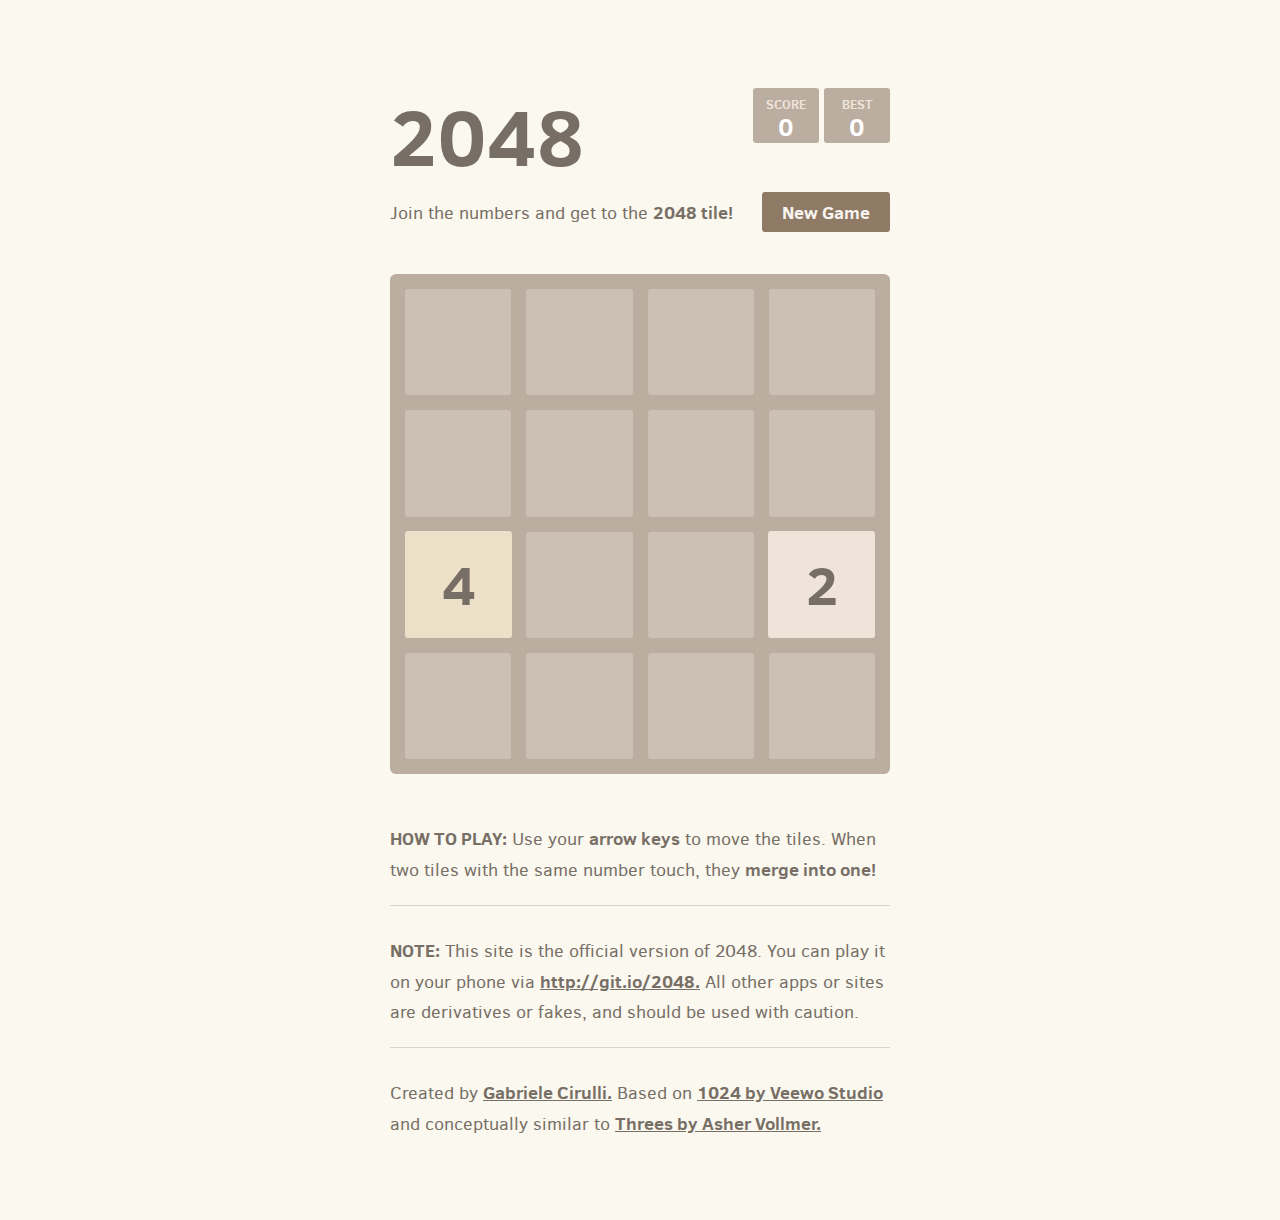
<file: app/index.html>
<!DOCTYPE html>
<html>
<head>
  <meta charset="utf-8">
  <title>2048</title>

  <link href="style/main.css" rel="stylesheet" type="text/css">
  <link rel="shortcut icon" href="favicon.ico">
  <link rel="apple-touch-icon" href="meta/apple-touch-icon.png">
  <link rel="apple-touch-startup-image" href="meta/apple-touch-startup-image-640x1096.png" media="(device-width: 320px) and (device-height: 568px) and (-webkit-device-pixel-ratio: 2)"> <!-- iPhone 5+ -->
  <link rel="apple-touch-startup-image" href="meta/apple-touch-startup-image-640x920.png"  media="(device-width: 320px) and (device-height: 480px) and (-webkit-device-pixel-ratio: 2)"> <!-- iPhone, retina -->
  <meta name="apple-mobile-web-app-capable" content="yes">
  <meta name="apple-mobile-web-app-status-bar-style" content="black">

  <meta name="HandheldFriendly" content="True">
  <meta name="MobileOptimized" content="320">
  <meta name="viewport" content="width=device-width, target-densitydpi=160dpi, initial-scale=1.0, maximum-scale=1, user-scalable=no, minimal-ui">
</head>
<body>
  <div class="container">
    <div class="heading">
      <h1 class="title">2048</h1>
      <div class="scores-container">
        <div class="score-container">0</div>
        <div class="best-container">0</div>
      </div>
    </div>

    <div class="above-game">
      <p class="game-intro">Join the numbers and get to the <strong>2048 tile!</strong></p>
      <a class="restart-button">New Game</a>
    </div>

    <div class="game-container">
      <div class="game-message">
        <p></p>
        <div class="lower">
	        <a class="keep-playing-button">Keep going</a>
          <a class="retry-button">Try again</a>
        </div>
      </div>

      <div class="grid-container">
        <div class="grid-row">
          <div class="grid-cell"></div>
          <div class="grid-cell"></div>
          <div class="grid-cell"></div>
          <div class="grid-cell"></div>
        </div>
        <div class="grid-row">
          <div class="grid-cell"></div>
          <div class="grid-cell"></div>
          <div class="grid-cell"></div>
          <div class="grid-cell"></div>
        </div>
        <div class="grid-row">
          <div class="grid-cell"></div>
          <div class="grid-cell"></div>
          <div class="grid-cell"></div>
          <div class="grid-cell"></div>
        </div>
        <div class="grid-row">
          <div class="grid-cell"></div>
          <div class="grid-cell"></div>
          <div class="grid-cell"></div>
          <div class="grid-cell"></div>
        </div>
      </div>

      <div class="tile-container">

      </div>
    </div>

    <p class="game-explanation">
      <strong class="important">How to play:</strong> Use your <strong>arrow keys</strong> to move the tiles. When two tiles with the same number touch, they <strong>merge into one!</strong>
    </p>
    <hr>
    <p>
    <strong class="important">Note:</strong> This site is the official version of 2048. You can play it on your phone via <a href="http://git.io/2048">http://git.io/2048.</a> All other apps or sites are derivatives or fakes, and should be used with caution.
    </p>
    <hr>
    <p>
    Created by <a href="http://gabrielecirulli.com" target="_blank">Gabriele Cirulli.</a> Based on <a href="https://itunes.apple.com/us/app/1024!/id823499224" target="_blank">1024 by Veewo Studio</a> and conceptually similar to <a href="http://asherv.com/threes/" target="_blank">Threes by Asher Vollmer.</a>
    </p>
  </div>

  <script src="js/bind_polyfill.js"></script>
  <script src="js/classlist_polyfill.js"></script>
  <script src="js/animframe_polyfill.js"></script>
  <script src="js/keyboard_input_manager.js"></script>
  <script src="js/html_actuator.js"></script>
  <script src="js/grid.js"></script>
  <script src="js/tile.js"></script>
  <script src="js/local_storage_manager.js"></script>
  <script src="js/game_manager.js"></script>
  <script src="js/application.js"></script>
</body>
</html>
</file>
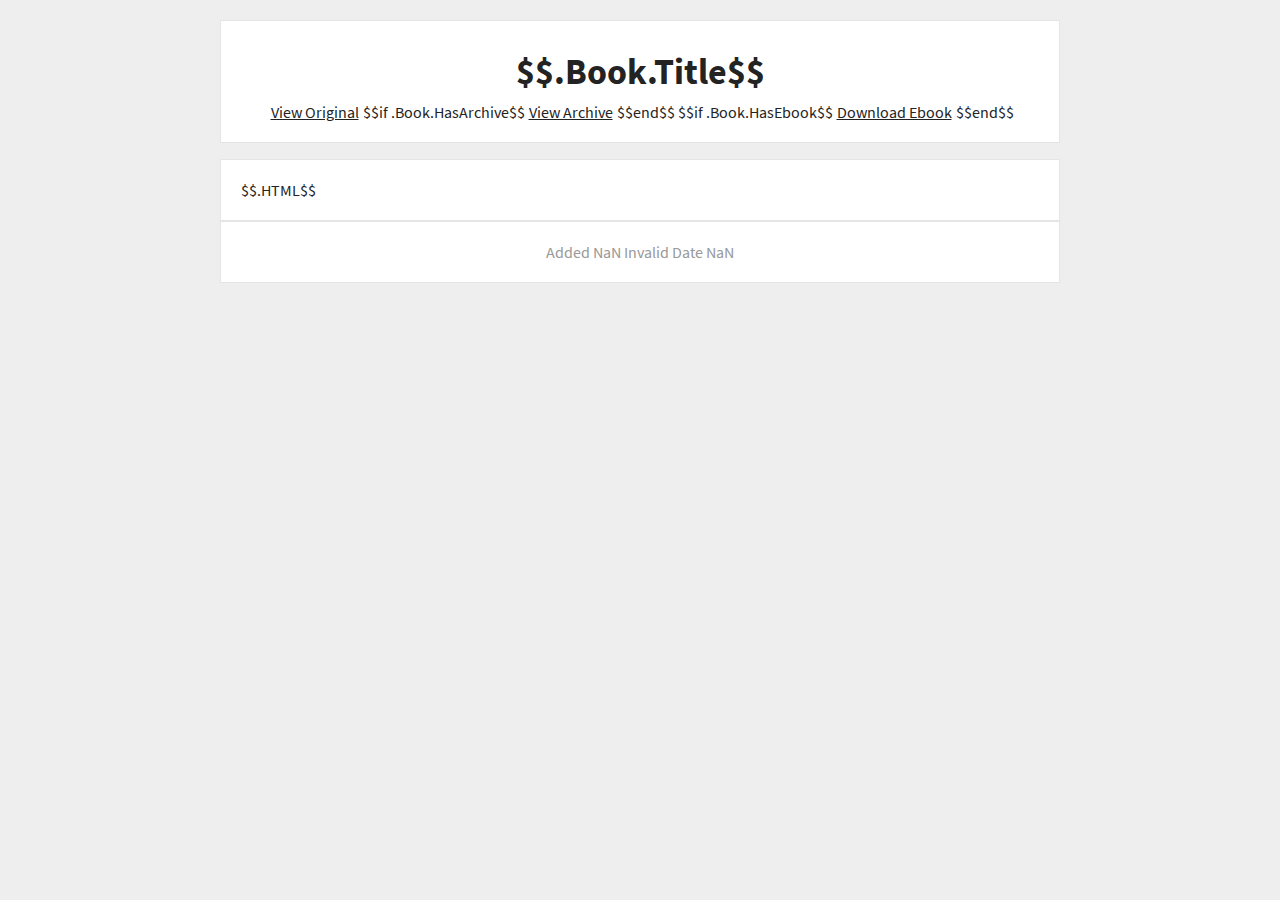
<file: app/internal/view/content.html>
<!DOCTYPE html>
<html lang="en">

<head>
	<base href="$$.RootPath$$">
	<title>$$.Book.Title$$ - Shiori - Bookmarks Manager</title>

	<meta charset="UTF-8">
	<meta name="viewport" content="width=device-width, initial-scale=1.0">

	<link rel="apple-touch-icon-precomposed" sizes="152x152" href="assets/res/apple-touch-icon-152x152.png">
	<link rel="apple-touch-icon-precomposed" sizes="144x144" href="assets/res/apple-touch-icon-144x144.png">
	<link rel="icon" type="image/png" href="assets/res/favicon-32x32.png" sizes="32x32">
	<link rel="icon" type="image/png" href="assets/res/favicon-16x16.png" sizes="16x16">
	<link rel="icon" type="image/x-icon" href="assets/res/favicon.ico">
	<link rel="manifest" href="assets/manifest.webmanifest" />

	<link href="assets/css/style.css" rel="stylesheet">

	<script src="assets/js/vue.min.js"></script>
</head>

<body>
	<div id="content-scene">
		<div id="header">
			<p id="title" dir="auto">$$.Book.Title$$</p>
			<div class="links">
				<a href="$$.Book.URL$$" target="_blank" rel="noopener noreferrer">View Original</a>
				$$if .Book.HasArchive$$
				<a href="bookmark/$$.Book.ID$$/archive">View Archive</a>
				$$end$$
				$$if .Book.HasEbook$$
				<a href="bookmark/$$.Book.ID$$/ebook" download="$$.Book.Title$$.epub">Download Ebook</a>
				$$end$$
			</div>
		</div>
		<div id="content" dir="auto" v-pre>
			$$.HTML$$
		</div>
        <footer class="content-footer">
            <p class="metadata">{{ createdModifiedTime() }} </p>
        </footer>
	</div>

	<script type="module">
		// Create initial variable
		import basePage from "./assets/js/page/base.js";

		new Vue({
			el: '#content-scene',
			mixins: [basePage],
			data: {
				created: "$$.Book.CreatedAt$$"
			},
			methods: {
				createdModifiedTime() {
          const strCreatedTime = "$$.Book.CreatedAt$$".replace(" ", "T") + ("$$.Book.CreatedAt$$".endsWith("Z") ? "" : "Z");
          const strModifiedTime = "$$.Book.ModifiedAt$$".replace(" ", "T") + ("$$.Book.ModifiedAt$$".endsWith("Z") ? "" : "Z");

          const createdDate = new Date(strCreatedTime);
          const modifiedDate = new Date(strModifiedTime);

          if (createdDate.toDateString() === modifiedDate.toDateString()) {
            return `Added ${createdDate.getDate()} ${createdDate.toLocaleString('default', { month: 'long' })} ${createdDate.getFullYear()}`;
          } else {
            return `Added ${createdDate.getDate()} ${createdDate.toLocaleString('default', { month: 'long' })}  ${createdDate.getFullYear()}  | Last Modified ${modifiedDate.getDate()} ${modifiedDate.toLocaleString('default', {month: 'long'})} ${modifiedDate.getFullYear()}`;
        }
				},
				loadSetting() {
					var opts = JSON.parse(localStorage.getItem("shiori-account")) || {},
						ShowId = (typeof opts.config.ShowId === "boolean") ? opts.config.ShowId : false,
						ListMode = (typeof opts.config.ListMode === "boolean") ? opts.config.ListMode : false,
						Theme = (typeof opts.config.Theme === "string" && opts.config.Theme !== "") ? opts.config.Theme : "follow",
						UseArchive = (typeof opts.config.UseArchive === "boolean") ? opts.config.UseArchive : false,
						CreateEbook = (typeof opts.config.CreateEbook === "boolean") ? opts.config.CreateEbook : false;

					this.appOptions = {
						ShowId: ShowId,
						ListMode: ListMode,
						Theme: Theme,
						UseArchive: UseArchive,
						CreateEbook: CreateEbook,
					};
                    this.themeSwitch(Theme)
				}
			},
			mounted() {
				this.loadSetting();

				document.querySelectorAll("#content a").forEach(elem => {
					elem.setAttribute("target", "_blank");
					elem.setAttribute("rel", "noopener noreferrer");
				});
			}
		});
	</script>
</body>

</html>
</file>
<file: app/style/main.css>
@import url(fonts/clear-sans.css);
html, body {
  margin: 0;
  padding: 0;
  background: #faf8ef;
  color: #776e65;
  font-family: "Clear Sans", "Helvetica Neue", Arial, sans-serif;
  font-size: 18px; }

body {
  margin: 80px 0; }

.heading:after {
  content: "";
  display: block;
  clear: both; }

h1.title {
  font-size: 80px;
  font-weight: bold;
  margin: 0;
  display: block;
  float: left; }

@-webkit-keyframes move-up {
  0% {
    top: 25px;
    opacity: 1; }

  100% {
    top: -50px;
    opacity: 0; } }
@-moz-keyframes move-up {
  0% {
    top: 25px;
    opacity: 1; }

  100% {
    top: -50px;
    opacity: 0; } }
@keyframes move-up {
  0% {
    top: 25px;
    opacity: 1; }

  100% {
    top: -50px;
    opacity: 0; } }
.scores-container {
  float: right;
  text-align: right; }

.score-container, .best-container {
  position: relative;
  display: inline-block;
  background: #bbada0;
  padding: 15px 25px;
  font-size: 25px;
  height: 25px;
  line-height: 47px;
  font-weight: bold;
  border-radius: 3px;
  color: white;
  margin-top: 8px;
  text-align: center; }
  .score-container:after, .best-container:after {
    position: absolute;
    width: 100%;
    top: 10px;
    left: 0;
    text-transform: uppercase;
    font-size: 13px;
    line-height: 13px;
    text-align: center;
    color: #eee4da; }
  .score-container .score-addition, .best-container .score-addition {
    position: absolute;
    right: 30px;
    color: red;
    font-size: 25px;
    line-height: 25px;
    font-weight: bold;
    color: rgba(119, 110, 101, 0.9);
    z-index: 100;
    -webkit-animation: move-up 600ms ease-in;
    -moz-animation: move-up 600ms ease-in;
    animation: move-up 600ms ease-in;
    -webkit-animation-fill-mode: both;
    -moz-animation-fill-mode: both;
    animation-fill-mode: both; }

.score-container:after {
  content: "Score"; }

.best-container:after {
  content: "Best"; }

p {
  margin-top: 0;
  margin-bottom: 10px;
  line-height: 1.65; }

a {
  color: #776e65;
  font-weight: bold;
  text-decoration: underline;
  cursor: pointer; }

strong.important {
  text-transform: uppercase; }

hr {
  border: none;
  border-bottom: 1px solid #d8d4d0;
  margin-top: 20px;
  margin-bottom: 30px; }

.container {
  width: 500px;
  margin: 0 auto; }

@-webkit-keyframes fade-in {
  0% {
    opacity: 0; }

  100% {
    opacity: 1; } }
@-moz-keyframes fade-in {
  0% {
    opacity: 0; }

  100% {
    opacity: 1; } }
@keyframes fade-in {
  0% {
    opacity: 0; }

  100% {
    opacity: 1; } }
.game-container {
  margin-top: 40px;
  position: relative;
  padding: 15px;
  cursor: default;
  -webkit-touch-callout: none;
  -ms-touch-callout: none;
  -webkit-user-select: none;
  -moz-user-select: none;
  -ms-user-select: none;
  -ms-touch-action: none;
  touch-action: none;
  background: #bbada0;
  border-radius: 6px;
  width: 500px;
  height: 500px;
  -webkit-box-sizing: border-box;
  -moz-box-sizing: border-box;
  box-sizing: border-box; }
  .game-container .game-message {
    display: none;
    position: absolute;
    top: 0;
    right: 0;
    bottom: 0;
    left: 0;
    background: rgba(238, 228, 218, 0.5);
    z-index: 100;
    text-align: center;
    -webkit-animation: fade-in 800ms ease 1200ms;
    -moz-animation: fade-in 800ms ease 1200ms;
    animation: fade-in 800ms ease 1200ms;
    -webkit-animation-fill-mode: both;
    -moz-animation-fill-mode: both;
    animation-fill-mode: both; }
    .game-container .game-message p {
      font-size: 60px;
      font-weight: bold;
      height: 60px;
      line-height: 60px;
      margin-top: 222px; }
    .game-container .game-message .lower {
      display: block;
      margin-top: 59px; }
    .game-container .game-message a {
      display: inline-block;
      background: #8f7a66;
      border-radius: 3px;
      padding: 0 20px;
      text-decoration: none;
      color: #f9f6f2;
      height: 40px;
      line-height: 42px;
      margin-left: 9px; }
      .game-container .game-message a.keep-playing-button {
        display: none; }
    .game-container .game-message.game-won {
      background: rgba(237, 194, 46, 0.5);
      color: #f9f6f2; }
      .game-container .game-message.game-won a.keep-playing-button {
        display: inline-block; }
    .game-container .game-message.game-won, .game-container .game-message.game-over {
      display: block; }

.grid-container {
  position: absolute;
  z-index: 1; }

.grid-row {
  margin-bottom: 15px; }
  .grid-row:last-child {
    margin-bottom: 0; }
  .grid-row:after {
    content: "";
    display: block;
    clear: both; }

.grid-cell {
  width: 106.25px;
  height: 106.25px;
  margin-right: 15px;
  float: left;
  border-radius: 3px;
  background: rgba(238, 228, 218, 0.35); }
  .grid-cell:last-child {
    margin-right: 0; }

.tile-container {
  position: absolute;
  z-index: 2; }

.tile, .tile .tile-inner {
  width: 107px;
  height: 107px;
  line-height: 107px; }
.tile.tile-position-1-1 {
  -webkit-transform: translate(0px, 0px);
  -moz-transform: translate(0px, 0px);
  -ms-transform: translate(0px, 0px);
  transform: translate(0px, 0px); }
.tile.tile-position-1-2 {
  -webkit-transform: translate(0px, 121px);
  -moz-transform: translate(0px, 121px);
  -ms-transform: translate(0px, 121px);
  transform: translate(0px, 121px); }
.tile.tile-position-1-3 {
  -webkit-transform: translate(0px, 242px);
  -moz-transform: translate(0px, 242px);
  -ms-transform: translate(0px, 242px);
  transform: translate(0px, 242px); }
.tile.tile-position-1-4 {
  -webkit-transform: translate(0px, 363px);
  -moz-transform: translate(0px, 363px);
  -ms-transform: translate(0px, 363px);
  transform: translate(0px, 363px); }
.tile.tile-position-2-1 {
  -webkit-transform: translate(121px, 0px);
  -moz-transform: translate(121px, 0px);
  -ms-transform: translate(121px, 0px);
  transform: translate(121px, 0px); }
.tile.tile-position-2-2 {
  -webkit-transform: translate(121px, 121px);
  -moz-transform: translate(121px, 121px);
  -ms-transform: translate(121px, 121px);
  transform: translate(121px, 121px); }
.tile.tile-position-2-3 {
  -webkit-transform: translate(121px, 242px);
  -moz-transform: translate(121px, 242px);
  -ms-transform: translate(121px, 242px);
  transform: translate(121px, 242px); }
.tile.tile-position-2-4 {
  -webkit-transform: translate(121px, 363px);
  -moz-transform: translate(121px, 363px);
  -ms-transform: translate(121px, 363px);
  transform: translate(121px, 363px); }
.tile.tile-position-3-1 {
  -webkit-transform: translate(242px, 0px);
  -moz-transform: translate(242px, 0px);
  -ms-transform: translate(242px, 0px);
  transform: translate(242px, 0px); }
.tile.tile-position-3-2 {
  -webkit-transform: translate(242px, 121px);
  -moz-transform: translate(242px, 121px);
  -ms-transform: translate(242px, 121px);
  transform: translate(242px, 121px); }
.tile.tile-position-3-3 {
  -webkit-transform: translate(242px, 242px);
  -moz-transform: translate(242px, 242px);
  -ms-transform: translate(242px, 242px);
  transform: translate(242px, 242px); }
.tile.tile-position-3-4 {
  -webkit-transform: translate(242px, 363px);
  -moz-transform: translate(242px, 363px);
  -ms-transform: translate(242px, 363px);
  transform: translate(242px, 363px); }
.tile.tile-position-4-1 {
  -webkit-transform: translate(363px, 0px);
  -moz-transform: translate(363px, 0px);
  -ms-transform: translate(363px, 0px);
  transform: translate(363px, 0px); }
.tile.tile-position-4-2 {
  -webkit-transform: translate(363px, 121px);
  -moz-transform: translate(363px, 121px);
  -ms-transform: translate(363px, 121px);
  transform: translate(363px, 121px); }
.tile.tile-position-4-3 {
  -webkit-transform: translate(363px, 242px);
  -moz-transform: translate(363px, 242px);
  -ms-transform: translate(363px, 242px);
  transform: translate(363px, 242px); }
.tile.tile-position-4-4 {
  -webkit-transform: translate(363px, 363px);
  -moz-transform: translate(363px, 363px);
  -ms-transform: translate(363px, 363px);
  transform: translate(363px, 363px); }

.tile {
  position: absolute;
  -webkit-transition: 100ms ease-in-out;
  -moz-transition: 100ms ease-in-out;
  transition: 100ms ease-in-out;
  -webkit-transition-property: -webkit-transform;
  -moz-transition-property: -moz-transform;
  transition-property: transform; }
  .tile .tile-inner {
    border-radius: 3px;
    background: #eee4da;
    text-align: center;
    font-weight: bold;
    z-index: 10;
    font-size: 55px; }
  .tile.tile-2 .tile-inner {
    background: #eee4da;
    box-shadow: 0 0 30px 10px rgba(243, 215, 116, 0), inset 0 0 0 1px rgba(255, 255, 255, 0); }
  .tile.tile-4 .tile-inner {
    background: #ede0c8;
    box-shadow: 0 0 30px 10px rgba(243, 215, 116, 0), inset 0 0 0 1px rgba(255, 255, 255, 0); }
  .tile.tile-8 .tile-inner {
    color: #f9f6f2;
    background: #f2b179; }
  .tile.tile-16 .tile-inner {
    color: #f9f6f2;
    background: #f59563; }
  .tile.tile-32 .tile-inner {
    color: #f9f6f2;
    background: #f67c5f; }
  .tile.tile-64 .tile-inner {
    color: #f9f6f2;
    background: #f65e3b; }
  .tile.tile-128 .tile-inner {
    color: #f9f6f2;
    background: #edcf72;
    box-shadow: 0 0 30px 10px rgba(243, 215, 116, 0.2381), inset 0 0 0 1px rgba(255, 255, 255, 0.14286);
    font-size: 45px; }
    @media screen and (max-width: 520px) {
      .tile.tile-128 .tile-inner {
        font-size: 25px; } }
  .tile.tile-256 .tile-inner {
    color: #f9f6f2;
    background: #edcc61;
    box-shadow: 0 0 30px 10px rgba(243, 215, 116, 0.31746), inset 0 0 0 1px rgba(255, 255, 255, 0.19048);
    font-size: 45px; }
    @media screen and (max-width: 520px) {
      .tile.tile-256 .tile-inner {
        font-size: 25px; } }
  .tile.tile-512 .tile-inner {
    color: #f9f6f2;
    background: #edc850;
    box-shadow: 0 0 30px 10px rgba(243, 215, 116, 0.39683), inset 0 0 0 1px rgba(255, 255, 255, 0.2381);
    font-size: 45px; }
    @media screen and (max-width: 520px) {
      .tile.tile-512 .tile-inner {
        font-size: 25px; } }
  .tile.tile-1024 .tile-inner {
    color: #f9f6f2;
    background: #edc53f;
    box-shadow: 0 0 30px 10px rgba(243, 215, 116, 0.47619), inset 0 0 0 1px rgba(255, 255, 255, 0.28571);
    font-size: 35px; }
    @media screen and (max-width: 520px) {
      .tile.tile-1024 .tile-inner {
        font-size: 15px; } }
  .tile.tile-2048 .tile-inner {
    color: #f9f6f2;
    background: #edc22e;
    box-shadow: 0 0 30px 10px rgba(243, 215, 116, 0.55556), inset 0 0 0 1px rgba(255, 255, 255, 0.33333);
    font-size: 35px; }
    @media screen and (max-width: 520px) {
      .tile.tile-2048 .tile-inner {
        font-size: 15px; } }
  .tile.tile-super .tile-inner {
    color: #f9f6f2;
    background: #3c3a32;
    font-size: 30px; }
    @media screen and (max-width: 520px) {
      .tile.tile-super .tile-inner {
        font-size: 10px; } }

@-webkit-keyframes appear {
  0% {
    opacity: 0;
    -webkit-transform: scale(0);
    -moz-transform: scale(0);
    -ms-transform: scale(0);
    transform: scale(0); }

  100% {
    opacity: 1;
    -webkit-transform: scale(1);
    -moz-transform: scale(1);
    -ms-transform: scale(1);
    transform: scale(1); } }
@-moz-keyframes appear {
  0% {
    opacity: 0;
    -webkit-transform: scale(0);
    -moz-transform: scale(0);
    -ms-transform: scale(0);
    transform: scale(0); }

  100% {
    opacity: 1;
    -webkit-transform: scale(1);
    -moz-transform: scale(1);
    -ms-transform: scale(1);
    transform: scale(1); } }
@keyframes appear {
  0% {
    opacity: 0;
    -webkit-transform: scale(0);
    -moz-transform: scale(0);
    -ms-transform: scale(0);
    transform: scale(0); }

  100% {
    opacity: 1;
    -webkit-transform: scale(1);
    -moz-transform: scale(1);
    -ms-transform: scale(1);
    transform: scale(1); } }
.tile-new .tile-inner {
  -webkit-animation: appear 200ms ease 100ms;
  -moz-animation: appear 200ms ease 100ms;
  animation: appear 200ms ease 100ms;
  -webkit-animation-fill-mode: backwards;
  -moz-animation-fill-mode: backwards;
  animation-fill-mode: backwards; }

@-webkit-keyframes pop {
  0% {
    -webkit-transform: scale(0);
    -moz-transform: scale(0);
    -ms-transform: scale(0);
    transform: scale(0); }

  50% {
    -webkit-transform: scale(1.2);
    -moz-transform: scale(1.2);
    -ms-transform: scale(1.2);
    transform: scale(1.2); }

  100% {
    -webkit-transform: scale(1);
    -moz-transform: scale(1);
    -ms-transform: scale(1);
    transform: scale(1); } }
@-moz-keyframes pop {
  0% {
    -webkit-transform: scale(0);
    -moz-transform: scale(0);
    -ms-transform: scale(0);
    transform: scale(0); }

  50% {
    -webkit-transform: scale(1.2);
    -moz-transform: scale(1.2);
    -ms-transform: scale(1.2);
    transform: scale(1.2); }

  100% {
    -webkit-transform: scale(1);
    -moz-transform: scale(1);
    -ms-transform: scale(1);
    transform: scale(1); } }
@keyframes pop {
  0% {
    -webkit-transform: scale(0);
    -moz-transform: scale(0);
    -ms-transform: scale(0);
    transform: scale(0); }

  50% {
    -webkit-transform: scale(1.2);
    -moz-transform: scale(1.2);
    -ms-transform: scale(1.2);
    transform: scale(1.2); }

  100% {
    -webkit-transform: scale(1);
    -moz-transform: scale(1);
    -ms-transform: scale(1);
    transform: scale(1); } }
.tile-merged .tile-inner {
  z-index: 20;
  -webkit-animation: pop 200ms ease 100ms;
  -moz-animation: pop 200ms ease 100ms;
  animation: pop 200ms ease 100ms;
  -webkit-animation-fill-mode: backwards;
  -moz-animation-fill-mode: backwards;
  animation-fill-mode: backwards; }

.above-game:after {
  content: "";
  display: block;
  clear: both; }

.game-intro {
  float: left;
  line-height: 42px;
  margin-bottom: 0; }

.restart-button {
  display: inline-block;
  background: #8f7a66;
  border-radius: 3px;
  padding: 0 20px;
  text-decoration: none;
  color: #f9f6f2;
  height: 40px;
  line-height: 42px;
  display: block;
  text-align: center;
  float: right; }

.game-explanation {
  margin-top: 50px; }

@media screen and (max-width: 520px) {
  html, body {
    font-size: 15px; }

  body {
    margin: 20px 0;
    padding: 0 20px; }

  h1.title {
    font-size: 27px;
    margin-top: 15px; }

  .container {
    width: 280px;
    margin: 0 auto; }

  .score-container, .best-container {
    margin-top: 0;
    padding: 15px 10px;
    min-width: 40px; }

  .heading {
    margin-bottom: 10px; }

  .game-intro {
    width: 55%;
    display: block;
    box-sizing: border-box;
    line-height: 1.65; }

  .restart-button {
    width: 42%;
    padding: 0;
    display: block;
    box-sizing: border-box;
    margin-top: 2px; }

  .game-container {
    margin-top: 17px;
    position: relative;
    padding: 10px;
    cursor: default;
    -webkit-touch-callout: none;
    -ms-touch-callout: none;
    -webkit-user-select: none;
    -moz-user-select: none;
    -ms-user-select: none;
    -ms-touch-action: none;
    touch-action: none;
    background: #bbada0;
    border-radius: 6px;
    width: 280px;
    height: 280px;
    -webkit-box-sizing: border-box;
    -moz-box-sizing: border-box;
    box-sizing: border-box; }
    .game-container .game-message {
      display: none;
      position: absolute;
      top: 0;
      right: 0;
      bottom: 0;
      left: 0;
      background: rgba(238, 228, 218, 0.5);
      z-index: 100;
      text-align: center;
      -webkit-animation: fade-in 800ms ease 1200ms;
      -moz-animation: fade-in 800ms ease 1200ms;
      animation: fade-in 800ms ease 1200ms;
      -webkit-animation-fill-mode: both;
      -moz-animation-fill-mode: both;
      animation-fill-mode: both; }
      .game-container .game-message p {
        font-size: 60px;
        font-weight: bold;
        height: 60px;
        line-height: 60px;
        margin-top: 222px; }
      .game-container .game-message .lower {
        display: block;
        margin-top: 59px; }
      .game-container .game-message a {
        display: inline-block;
        background: #8f7a66;
        border-radius: 3px;
        padding: 0 20px;
        text-decoration: none;
        color: #f9f6f2;
        height: 40px;
        line-height: 42px;
        margin-left: 9px; }
        .game-container .game-message a.keep-playing-button {
          display: none; }
      .game-container .game-message.game-won {
        background: rgba(237, 194, 46, 0.5);
        color: #f9f6f2; }
        .game-container .game-message.game-won a.keep-playing-button {
          display: inline-block; }
      .game-container .game-message.game-won, .game-container .game-message.game-over {
        display: block; }

  .grid-container {
    position: absolute;
    z-index: 1; }

  .grid-row {
    margin-bottom: 10px; }
    .grid-row:last-child {
      margin-bottom: 0; }
    .grid-row:after {
      content: "";
      display: block;
      clear: both; }

  .grid-cell {
    width: 57.5px;
    height: 57.5px;
    margin-right: 10px;
    float: left;
    border-radius: 3px;
    background: rgba(238, 228, 218, 0.35); }
    .grid-cell:last-child {
      margin-right: 0; }

  .tile-container {
    position: absolute;
    z-index: 2; }

  .tile, .tile .tile-inner {
    width: 58px;
    height: 58px;
    line-height: 58px; }
  .tile.tile-position-1-1 {
    -webkit-transform: translate(0px, 0px);
    -moz-transform: translate(0px, 0px);
    -ms-transform: translate(0px, 0px);
    transform: translate(0px, 0px); }
  .tile.tile-position-1-2 {
    -webkit-transform: translate(0px, 67px);
    -moz-transform: translate(0px, 67px);
    -ms-transform: translate(0px, 67px);
    transform: translate(0px, 67px); }
  .tile.tile-position-1-3 {
    -webkit-transform: translate(0px, 135px);
    -moz-transform: translate(0px, 135px);
    -ms-transform: translate(0px, 135px);
    transform: translate(0px, 135px); }
  .tile.tile-position-1-4 {
    -webkit-transform: translate(0px, 202px);
    -moz-transform: translate(0px, 202px);
    -ms-transform: translate(0px, 202px);
    transform: translate(0px, 202px); }
  .tile.tile-position-2-1 {
    -webkit-transform: translate(67px, 0px);
    -moz-transform: translate(67px, 0px);
    -ms-transform: translate(67px, 0px);
    transform: translate(67px, 0px); }
  .tile.tile-position-2-2 {
    -webkit-transform: translate(67px, 67px);
    -moz-transform: translate(67px, 67px);
    -ms-transform: translate(67px, 67px);
    transform: translate(67px, 67px); }
  .tile.tile-position-2-3 {
    -webkit-transform: translate(67px, 135px);
    -moz-transform: translate(67px, 135px);
    -ms-transform: translate(67px, 135px);
    transform: translate(67px, 135px); }
  .tile.tile-position-2-4 {
    -webkit-transform: translate(67px, 202px);
    -moz-transform: translate(67px, 202px);
    -ms-transform: translate(67px, 202px);
    transform: translate(67px, 202px); }
  .tile.tile-position-3-1 {
    -webkit-transform: translate(135px, 0px);
    -moz-transform: translate(135px, 0px);
    -ms-transform: translate(135px, 0px);
    transform: translate(135px, 0px); }
  .tile.tile-position-3-2 {
    -webkit-transform: translate(135px, 67px);
    -moz-transform: translate(135px, 67px);
    -ms-transform: translate(135px, 67px);
    transform: translate(135px, 67px); }
  .tile.tile-position-3-3 {
    -webkit-transform: translate(135px, 135px);
    -moz-transform: translate(135px, 135px);
    -ms-transform: translate(135px, 135px);
    transform: translate(135px, 135px); }
  .tile.tile-position-3-4 {
    -webkit-transform: translate(135px, 202px);
    -moz-transform: translate(135px, 202px);
    -ms-transform: translate(135px, 202px);
    transform: translate(135px, 202px); }
  .tile.tile-position-4-1 {
    -webkit-transform: translate(202px, 0px);
    -moz-transform: translate(202px, 0px);
    -ms-transform: translate(202px, 0px);
    transform: translate(202px, 0px); }
  .tile.tile-position-4-2 {
    -webkit-transform: translate(202px, 67px);
    -moz-transform: translate(202px, 67px);
    -ms-transform: translate(202px, 67px);
    transform: translate(202px, 67px); }
  .tile.tile-position-4-3 {
    -webkit-transform: translate(202px, 135px);
    -moz-transform: translate(202px, 135px);
    -ms-transform: translate(202px, 135px);
    transform: translate(202px, 135px); }
  .tile.tile-position-4-4 {
    -webkit-transform: translate(202px, 202px);
    -moz-transform: translate(202px, 202px);
    -ms-transform: translate(202px, 202px);
    transform: translate(202px, 202px); }

  .tile .tile-inner {
    font-size: 35px; }

  .game-message p {
    font-size: 30px !important;
    height: 30px !important;
    line-height: 30px !important;
    margin-top: 90px !important; }
  .game-message .lower {
    margin-top: 30px !important; } }
</file>
<file: app/internal/view/assets/css/style.css>
@font-face{font-family:'Source Sans Pro';font-style:normal;font-weight:200;src:local('Source Sans Pro ExtraLight'),local('SourceSansPro-ExtraLight'),url(libs/fonts/source-sans-pro-v13-latin-200.woff2) format('woff2'),url(libs/fonts/source-sans-pro-v13-latin-200.woff) format('woff')}@font-face{font-family:'Source Sans Pro';font-style:normal;font-weight:400;src:local('Source Sans Pro Regular'),local('SourceSansPro-Regular'),url(libs/fonts/source-sans-pro-v13-latin-regular.woff2) format('woff2'),url(libs/fonts/source-sans-pro-v13-latin-regular.woff) format('woff')}@font-face{font-family:'Source Sans Pro';font-style:normal;font-weight:600;src:local('Source Sans Pro SemiBold'),local('SourceSansPro-SemiBold'),url(libs/fonts/source-sans-pro-v13-latin-600.woff2) format('woff2'),url(libs/fonts/source-sans-pro-v13-latin-600.woff) format('woff')}@font-face{font-family:'Source Sans Pro';font-style:normal;font-weight:700;src:local('Source Sans Pro Bold'),local('SourceSansPro-Bold'),url(libs/fonts/source-sans-pro-v13-latin-700.woff2) format('woff2'),url(libs/fonts/source-sans-pro-v13-latin-700.woff) format('woff')}.fa,.fab,.fal,.far,.fas{-moz-osx-font-smoothing:grayscale;-webkit-font-smoothing:antialiased;display:inline-block;font-style:normal;font-variant:normal;text-rendering:auto;line-height:1}.fa-lg{font-size:1.33333em;line-height:.75em;vertical-align:-.0667em}.fa-xs{font-size:.75em}.fa-sm{font-size:.875em}.fa-1x{font-size:1em}.fa-2x{font-size:2em}.fa-3x{font-size:3em}.fa-4x{font-size:4em}.fa-5x{font-size:5em}.fa-6x{font-size:6em}.fa-7x{font-size:7em}.fa-8x{font-size:8em}.fa-9x{font-size:9em}.fa-10x{font-size:10em}.fa-fw{text-align:center;width:1.25em}.fa-ul{list-style-type:none;margin-left:2.5em;padding-left:0}.fa-ul>li{position:relative}.fa-li{left:-2em;position:absolute;text-align:center;width:2em;line-height:inherit}.fa-border{border:.08em solid #eee;border-radius:.1em;padding:.2em .25em .15em}.fa-pull-left{float:left}.fa-pull-right{float:right}.fa.fa-pull-left,.fab.fa-pull-left,.fal.fa-pull-left,.far.fa-pull-left,.fas.fa-pull-left{margin-right:.3em}.fa.fa-pull-right,.fab.fa-pull-right,.fal.fa-pull-right,.far.fa-pull-right,.fas.fa-pull-right{margin-left:.3em}.fa-spin{animation:fa-spin 2s infinite linear}.fa-pulse{animation:fa-spin 1s infinite steps(8)}@keyframes fa-spin{0%{transform:rotate(0)}to{transform:rotate(1turn)}}.fa-rotate-90{transform:rotate(90deg)}.fa-rotate-180{transform:rotate(180deg)}.fa-rotate-270{transform:rotate(270deg)}.fa-flip-horizontal{transform:scaleX(-1)}.fa-flip-vertical{transform:scaleY(-1)}.fa-flip-both,.fa-flip-horizontal.fa-flip-vertical{transform:scale(-1)}:root .fa-flip-both,:root .fa-flip-horizontal,:root .fa-flip-vertical,:root .fa-rotate-180,:root .fa-rotate-270,:root .fa-rotate-90{filter:none}.fa-stack{display:inline-block;height:2em;line-height:2em;position:relative;vertical-align:middle;width:2.5em}.fa-stack-1x,.fa-stack-2x{left:0;position:absolute;text-align:center;width:100%}.fa-stack-1x{line-height:inherit}.fa-stack-2x{font-size:2em}.fa-inverse{color:#fff}.fa-500px:before{content:"\f26e"}.fa-accessible-icon:before{content:"\f368"}.fa-accusoft:before{content:"\f369"}.fa-acquisitions-incorporated:before{content:"\f6af"}.fa-ad:before{content:"\f641"}.fa-address-book:before{content:"\f2b9"}.fa-address-card:before{content:"\f2bb"}.fa-adjust:before{content:"\f042"}.fa-adn:before{content:"\f170"}.fa-adobe:before{content:"\f778"}.fa-adversal:before{content:"\f36a"}.fa-affiliatetheme:before{content:"\f36b"}.fa-air-freshener:before{content:"\f5d0"}.fa-algolia:before{content:"\f36c"}.fa-align-center:before{content:"\f037"}.fa-align-justify:before{content:"\f039"}.fa-align-left:before{content:"\f036"}.fa-align-right:before{content:"\f038"}.fa-alipay:before{content:"\f642"}.fa-allergies:before{content:"\f461"}.fa-amazon:before{content:"\f270"}.fa-amazon-pay:before{content:"\f42c"}.fa-ambulance:before{content:"\f0f9"}.fa-american-sign-language-interpreting:before{content:"\f2a3"}.fa-amilia:before{content:"\f36d"}.fa-anchor:before{content:"\f13d"}.fa-android:before{content:"\f17b"}.fa-angellist:before{content:"\f209"}.fa-angle-double-down:before{content:"\f103"}.fa-angle-double-left:before{content:"\f100"}.fa-angle-double-right:before{content:"\f101"}.fa-angle-double-up:before{content:"\f102"}.fa-angle-down:before{content:"\f107"}.fa-angle-left:before{content:"\f104"}.fa-angle-right:before{content:"\f105"}.fa-angle-up:before{content:"\f106"}.fa-angry:before{content:"\f556"}.fa-angrycreative:before{content:"\f36e"}.fa-angular:before{content:"\f420"}.fa-ankh:before{content:"\f644"}.fa-app-store:before{content:"\f36f"}.fa-app-store-ios:before{content:"\f370"}.fa-apper:before{content:"\f371"}.fa-apple:before{content:"\f179"}.fa-apple-alt:before{content:"\f5d1"}.fa-apple-pay:before{content:"\f415"}.fa-archive:before{content:"\f187"}.fa-archway:before{content:"\f557"}.fa-arrow-alt-circle-down:before{content:"\f358"}.fa-arrow-alt-circle-left:before{content:"\f359"}.fa-arrow-alt-circle-right:before{content:"\f35a"}.fa-arrow-alt-circle-up:before{content:"\f35b"}.fa-arrow-circle-down:before{content:"\f0ab"}.fa-arrow-circle-left:before{content:"\f0a8"}.fa-arrow-circle-right:before{content:"\f0a9"}.fa-arrow-circle-up:before{content:"\f0aa"}.fa-arrow-down:before{content:"\f063"}.fa-arrow-left:before{content:"\f060"}.fa-arrow-right:before{content:"\f061"}.fa-arrow-up:before{content:"\f062"}.fa-arrows-alt:before{content:"\f0b2"}.fa-arrows-alt-h:before{content:"\f337"}.fa-arrows-alt-v:before{content:"\f338"}.fa-artstation:before{content:"\f77a"}.fa-assistive-listening-systems:before{content:"\f2a2"}.fa-asterisk:before{content:"\f069"}.fa-asymmetrik:before{content:"\f372"}.fa-at:before{content:"\f1fa"}.fa-atlas:before{content:"\f558"}.fa-atlassian:before{content:"\f77b"}.fa-atom:before{content:"\f5d2"}.fa-audible:before{content:"\f373"}.fa-audio-description:before{content:"\f29e"}.fa-autoprefixer:before{content:"\f41c"}.fa-avianex:before{content:"\f374"}.fa-aviato:before{content:"\f421"}.fa-award:before{content:"\f559"}.fa-aws:before{content:"\f375"}.fa-baby:before{content:"\f77c"}.fa-baby-carriage:before{content:"\f77d"}.fa-backspace:before{content:"\f55a"}.fa-backward:before{content:"\f04a"}.fa-bacon:before{content:"\f7e5"}.fa-balance-scale:before{content:"\f24e"}.fa-ban:before{content:"\f05e"}.fa-band-aid:before{content:"\f462"}.fa-bandcamp:before{content:"\f2d5"}.fa-barcode:before{content:"\f02a"}.fa-bars:before{content:"\f0c9"}.fa-baseball-ball:before{content:"\f433"}.fa-basketball-ball:before{content:"\f434"}.fa-bath:before{content:"\f2cd"}.fa-battery-empty:before{content:"\f244"}.fa-battery-full:before{content:"\f240"}.fa-battery-half:before{content:"\f242"}.fa-battery-quarter:before{content:"\f243"}.fa-battery-three-quarters:before{content:"\f241"}.fa-bed:before{content:"\f236"}.fa-beer:before{content:"\f0fc"}.fa-behance:before{content:"\f1b4"}.fa-behance-square:before{content:"\f1b5"}.fa-bell:before{content:"\f0f3"}.fa-bell-slash:before{content:"\f1f6"}.fa-bezier-curve:before{content:"\f55b"}.fa-bible:before{content:"\f647"}.fa-bicycle:before{content:"\f206"}.fa-bimobject:before{content:"\f378"}.fa-binoculars:before{content:"\f1e5"}.fa-biohazard:before{content:"\f780"}.fa-birthday-cake:before{content:"\f1fd"}.fa-bitbucket:before{content:"\f171"}.fa-bitcoin:before{content:"\f379"}.fa-bity:before{content:"\f37a"}.fa-black-tie:before{content:"\f27e"}.fa-blackberry:before{content:"\f37b"}.fa-blender:before{content:"\f517"}.fa-blender-phone:before{content:"\f6b6"}.fa-blind:before{content:"\f29d"}.fa-blog:before{content:"\f781"}.fa-blogger:before{content:"\f37c"}.fa-blogger-b:before{content:"\f37d"}.fa-bluetooth:before{content:"\f293"}.fa-bluetooth-b:before{content:"\f294"}.fa-bold:before{content:"\f032"}.fa-bolt:before{content:"\f0e7"}.fa-bomb:before{content:"\f1e2"}.fa-bone:before{content:"\f5d7"}.fa-bong:before{content:"\f55c"}.fa-book:before{content:"\f02d"}.fa-book-dead:before{content:"\f6b7"}.fa-book-medical:before{content:"\f7e6"}.fa-book-open:before{content:"\f518"}.fa-book-reader:before{content:"\f5da"}.fa-bookmark:before{content:"\f02e"}.fa-bowling-ball:before{content:"\f436"}.fa-box:before{content:"\f466"}.fa-box-open:before{content:"\f49e"}.fa-boxes:before{content:"\f468"}.fa-braille:before{content:"\f2a1"}.fa-brain:before{content:"\f5dc"}.fa-bread-slice:before{content:"\f7ec"}.fa-briefcase:before{content:"\f0b1"}.fa-briefcase-medical:before{content:"\f469"}.fa-broadcast-tower:before{content:"\f519"}.fa-broom:before{content:"\f51a"}.fa-brush:before{content:"\f55d"}.fa-btc:before{content:"\f15a"}.fa-bug:before{content:"\f188"}.fa-building:before{content:"\f1ad"}.fa-bullhorn:before{content:"\f0a1"}.fa-bullseye:before{content:"\f140"}.fa-burn:before{content:"\f46a"}.fa-buromobelexperte:before{content:"\f37f"}.fa-bus:before{content:"\f207"}.fa-bus-alt:before{content:"\f55e"}.fa-business-time:before{content:"\f64a"}.fa-buysellads:before{content:"\f20d"}.fa-calculator:before{content:"\f1ec"}.fa-calendar:before{content:"\f133"}.fa-calendar-alt:before{content:"\f073"}.fa-calendar-check:before{content:"\f274"}.fa-calendar-day:before{content:"\f783"}.fa-calendar-minus:before{content:"\f272"}.fa-calendar-plus:before{content:"\f271"}.fa-calendar-times:before{content:"\f273"}.fa-calendar-week:before{content:"\f784"}.fa-camera:before{content:"\f030"}.fa-camera-retro:before{content:"\f083"}.fa-campground:before{content:"\f6bb"}.fa-canadian-maple-leaf:before{content:"\f785"}.fa-candy-cane:before{content:"\f786"}.fa-cannabis:before{content:"\f55f"}.fa-capsules:before{content:"\f46b"}.fa-car:before{content:"\f1b9"}.fa-car-alt:before{content:"\f5de"}.fa-car-battery:before{content:"\f5df"}.fa-car-crash:before{content:"\f5e1"}.fa-car-side:before{content:"\f5e4"}.fa-caret-down:before{content:"\f0d7"}.fa-caret-left:before{content:"\f0d9"}.fa-caret-right:before{content:"\f0da"}.fa-caret-square-down:before{content:"\f150"}.fa-caret-square-left:before{content:"\f191"}.fa-caret-square-right:before{content:"\f152"}.fa-caret-square-up:before{content:"\f151"}.fa-caret-up:before{content:"\f0d8"}.fa-carrot:before{content:"\f787"}.fa-cart-arrow-down:before{content:"\f218"}.fa-cart-plus:before{content:"\f217"}.fa-cash-register:before{content:"\f788"}.fa-cat:before{content:"\f6be"}.fa-cc-amazon-pay:before{content:"\f42d"}.fa-cc-amex:before{content:"\f1f3"}.fa-cc-apple-pay:before{content:"\f416"}.fa-cc-diners-club:before{content:"\f24c"}.fa-cc-discover:before{content:"\f1f2"}.fa-cc-jcb:before{content:"\f24b"}.fa-cc-mastercard:before{content:"\f1f1"}.fa-cc-paypal:before{content:"\f1f4"}.fa-cc-stripe:before{content:"\f1f5"}.fa-cc-visa:before{content:"\f1f0"}.fa-centercode:before{content:"\f380"}.fa-centos:before{content:"\f789"}.fa-certificate:before{content:"\f0a3"}.fa-chair:before{content:"\f6c0"}.fa-chalkboard:before{content:"\f51b"}.fa-chalkboard-teacher:before{content:"\f51c"}.fa-charging-station:before{content:"\f5e7"}.fa-chart-area:before{content:"\f1fe"}.fa-chart-bar:before{content:"\f080"}.fa-chart-line:before{content:"\f201"}.fa-chart-pie:before{content:"\f200"}.fa-check:before{content:"\f00c"}.fa-check-circle:before{content:"\f058"}.fa-check-double:before{content:"\f560"}.fa-check-square:before{content:"\f14a"}.fa-cheese:before{content:"\f7ef"}.fa-chess:before{content:"\f439"}.fa-chess-bishop:before{content:"\f43a"}.fa-chess-board:before{content:"\f43c"}.fa-chess-king:before{content:"\f43f"}.fa-chess-knight:before{content:"\f441"}.fa-chess-pawn:before{content:"\f443"}.fa-chess-queen:before{content:"\f445"}.fa-chess-rook:before{content:"\f447"}.fa-chevron-circle-down:before{content:"\f13a"}.fa-chevron-circle-left:before{content:"\f137"}.fa-chevron-circle-right:before{content:"\f138"}.fa-chevron-circle-up:before{content:"\f139"}.fa-chevron-down:before{content:"\f078"}.fa-chevron-left:before{content:"\f053"}.fa-chevron-right:before{content:"\f054"}.fa-chevron-up:before{content:"\f077"}.fa-child:before{content:"\f1ae"}.fa-chrome:before{content:"\f268"}.fa-church:before{content:"\f51d"}.fa-circle:before{content:"\f111"}.fa-circle-notch:before{content:"\f1ce"}.fa-city:before{content:"\f64f"}.fa-clinic-medical:before{content:"\f7f2"}.fa-clipboard:before{content:"\f328"}.fa-clipboard-check:before{content:"\f46c"}.fa-clipboard-list:before{content:"\f46d"}.fa-clock:before{content:"\f017"}.fa-clone:before{content:"\f24d"}.fa-closed-captioning:before{content:"\f20a"}.fa-cloud:before{content:"\f0c2"}.fa-cloud-download-alt:before{content:"\f381"}.fa-cloud-meatball:before{content:"\f73b"}.fa-cloud-moon:before{content:"\f6c3"}.fa-cloud-moon-rain:before{content:"\f73c"}.fa-cloud-rain:before{content:"\f73d"}.fa-cloud-showers-heavy:before{content:"\f740"}.fa-cloud-sun:before{content:"\f6c4"}.fa-cloud-sun-rain:before{content:"\f743"}.fa-cloud-upload-alt:before{content:"\f382"}.fa-cloudscale:before{content:"\f383"}.fa-cloudsmith:before{content:"\f384"}.fa-cloudversify:before{content:"\f385"}.fa-cocktail:before{content:"\f561"}.fa-code:before{content:"\f121"}.fa-code-branch:before{content:"\f126"}.fa-codepen:before{content:"\f1cb"}.fa-codiepie:before{content:"\f284"}.fa-coffee:before{content:"\f0f4"}.fa-cog:before{content:"\f013"}.fa-cogs:before{content:"\f085"}.fa-coins:before{content:"\f51e"}.fa-columns:before{content:"\f0db"}.fa-comment:before{content:"\f075"}.fa-comment-alt:before{content:"\f27a"}.fa-comment-dollar:before{content:"\f651"}.fa-comment-dots:before{content:"\f4ad"}.fa-comment-medical:before{content:"\f7f5"}.fa-comment-slash:before{content:"\f4b3"}.fa-comments:before{content:"\f086"}.fa-comments-dollar:before{content:"\f653"}.fa-compact-disc:before{content:"\f51f"}.fa-compass:before{content:"\f14e"}.fa-compress:before{content:"\f066"}.fa-compress-arrows-alt:before{content:"\f78c"}.fa-concierge-bell:before{content:"\f562"}.fa-confluence:before{content:"\f78d"}.fa-connectdevelop:before{content:"\f20e"}.fa-contao:before{content:"\f26d"}.fa-cookie:before{content:"\f563"}.fa-cookie-bite:before{content:"\f564"}.fa-copy:before{content:"\f0c5"}.fa-copyright:before{content:"\f1f9"}.fa-couch:before{content:"\f4b8"}.fa-cpanel:before{content:"\f388"}.fa-creative-commons:before{content:"\f25e"}.fa-creative-commons-by:before{content:"\f4e7"}.fa-creative-commons-nc:before{content:"\f4e8"}.fa-creative-commons-nc-eu:before{content:"\f4e9"}.fa-creative-commons-nc-jp:before{content:"\f4ea"}.fa-creative-commons-nd:before{content:"\f4eb"}.fa-creative-commons-pd:before{content:"\f4ec"}.fa-creative-commons-pd-alt:before{content:"\f4ed"}.fa-creative-commons-remix:before{content:"\f4ee"}.fa-creative-commons-sa:before{content:"\f4ef"}.fa-creative-commons-sampling:before{content:"\f4f0"}.fa-creative-commons-sampling-plus:before{content:"\f4f1"}.fa-creative-commons-share:before{content:"\f4f2"}.fa-creative-commons-zero:before{content:"\f4f3"}.fa-credit-card:before{content:"\f09d"}.fa-critical-role:before{content:"\f6c9"}.fa-crop:before{content:"\f125"}.fa-crop-alt:before{content:"\f565"}.fa-cross:before{content:"\f654"}.fa-crosshairs:before{content:"\f05b"}.fa-crow:before{content:"\f520"}.fa-crown:before{content:"\f521"}.fa-crutch:before{content:"\f7f7"}.fa-css3:before{content:"\f13c"}.fa-css3-alt:before{content:"\f38b"}.fa-cube:before{content:"\f1b2"}.fa-cubes:before{content:"\f1b3"}.fa-cut:before{content:"\f0c4"}.fa-cuttlefish:before{content:"\f38c"}.fa-d-and-d:before{content:"\f38d"}.fa-d-and-d-beyond:before{content:"\f6ca"}.fa-dashcube:before{content:"\f210"}.fa-database:before{content:"\f1c0"}.fa-deaf:before{content:"\f2a4"}.fa-delicious:before{content:"\f1a5"}.fa-democrat:before{content:"\f747"}.fa-deploydog:before{content:"\f38e"}.fa-deskpro:before{content:"\f38f"}.fa-desktop:before{content:"\f108"}.fa-dev:before{content:"\f6cc"}.fa-deviantart:before{content:"\f1bd"}.fa-dharmachakra:before{content:"\f655"}.fa-dhl:before{content:"\f790"}.fa-diagnoses:before{content:"\f470"}.fa-diaspora:before{content:"\f791"}.fa-dice:before{content:"\f522"}.fa-dice-d20:before{content:"\f6cf"}.fa-dice-d6:before{content:"\f6d1"}.fa-dice-five:before{content:"\f523"}.fa-dice-four:before{content:"\f524"}.fa-dice-one:before{content:"\f525"}.fa-dice-six:before{content:"\f526"}.fa-dice-three:before{content:"\f527"}.fa-dice-two:before{content:"\f528"}.fa-digg:before{content:"\f1a6"}.fa-digital-ocean:before{content:"\f391"}.fa-digital-tachograph:before{content:"\f566"}.fa-directions:before{content:"\f5eb"}.fa-discord:before{content:"\f392"}.fa-discourse:before{content:"\f393"}.fa-divide:before{content:"\f529"}.fa-dizzy:before{content:"\f567"}.fa-dna:before{content:"\f471"}.fa-dochub:before{content:"\f394"}.fa-docker:before{content:"\f395"}.fa-dog:before{content:"\f6d3"}.fa-dollar-sign:before{content:"\f155"}.fa-dolly:before{content:"\f472"}.fa-dolly-flatbed:before{content:"\f474"}.fa-donate:before{content:"\f4b9"}.fa-door-closed:before{content:"\f52a"}.fa-door-open:before{content:"\f52b"}.fa-dot-circle:before{content:"\f192"}.fa-dove:before{content:"\f4ba"}.fa-download:before{content:"\f019"}.fa-draft2digital:before{content:"\f396"}.fa-drafting-compass:before{content:"\f568"}.fa-dragon:before{content:"\f6d5"}.fa-draw-polygon:before{content:"\f5ee"}.fa-dribbble:before{content:"\f17d"}.fa-dribbble-square:before{content:"\f397"}.fa-dropbox:before{content:"\f16b"}.fa-drum:before{content:"\f569"}.fa-drum-steelpan:before{content:"\f56a"}.fa-drumstick-bite:before{content:"\f6d7"}.fa-drupal:before{content:"\f1a9"}.fa-dumbbell:before{content:"\f44b"}.fa-dumpster:before{content:"\f793"}.fa-dumpster-fire:before{content:"\f794"}.fa-dungeon:before{content:"\f6d9"}.fa-dyalog:before{content:"\f399"}.fa-earlybirds:before{content:"\f39a"}.fa-ebay:before{content:"\f4f4"}.fa-edge:before{content:"\f282"}.fa-edit:before{content:"\f044"}.fa-egg:before{content:"\f7fb"}.fa-eject:before{content:"\f052"}.fa-elementor:before{content:"\f430"}.fa-ellipsis-h:before{content:"\f141"}.fa-ellipsis-v:before{content:"\f142"}.fa-ello:before{content:"\f5f1"}.fa-ember:before{content:"\f423"}.fa-empire:before{content:"\f1d1"}.fa-envelope:before{content:"\f0e0"}.fa-envelope-open:before{content:"\f2b6"}.fa-envelope-open-text:before{content:"\f658"}.fa-envelope-square:before{content:"\f199"}.fa-envira:before{content:"\f299"}.fa-equals:before{content:"\f52c"}.fa-eraser:before{content:"\f12d"}.fa-erlang:before{content:"\f39d"}.fa-ethereum:before{content:"\f42e"}.fa-ethernet:before{content:"\f796"}.fa-etsy:before{content:"\f2d7"}.fa-euro-sign:before{content:"\f153"}.fa-exchange-alt:before{content:"\f362"}.fa-exclamation:before{content:"\f12a"}.fa-exclamation-circle:before{content:"\f06a"}.fa-exclamation-triangle:before{content:"\f071"}.fa-expand:before{content:"\f065"}.fa-expand-arrows-alt:before{content:"\f31e"}.fa-expeditedssl:before{content:"\f23e"}.fa-external-link-alt:before{content:"\f35d"}.fa-external-link-square-alt:before{content:"\f360"}.fa-eye:before{content:"\f06e"}.fa-eye-dropper:before{content:"\f1fb"}.fa-eye-slash:before{content:"\f070"}.fa-facebook:before{content:"\f09a"}.fa-facebook-f:before{content:"\f39e"}.fa-facebook-messenger:before{content:"\f39f"}.fa-facebook-square:before{content:"\f082"}.fa-fantasy-flight-games:before{content:"\f6dc"}.fa-fast-backward:before{content:"\f049"}.fa-fast-forward:before{content:"\f050"}.fa-fax:before{content:"\f1ac"}.fa-feather:before{content:"\f52d"}.fa-feather-alt:before{content:"\f56b"}.fa-fedex:before{content:"\f797"}.fa-fedora:before{content:"\f798"}.fa-female:before{content:"\f182"}.fa-fighter-jet:before{content:"\f0fb"}.fa-figma:before{content:"\f799"}.fa-file:before{content:"\f15b"}.fa-file-alt:before{content:"\f15c"}.fa-file-archive:before{content:"\f1c6"}.fa-file-audio:before{content:"\f1c7"}.fa-file-code:before{content:"\f1c9"}.fa-file-contract:before{content:"\f56c"}.fa-file-csv:before{content:"\f6dd"}.fa-file-download:before{content:"\f56d"}.fa-file-excel:before{content:"\f1c3"}.fa-file-export:before{content:"\f56e"}.fa-file-image:before{content:"\f1c5"}.fa-file-import:before{content:"\f56f"}.fa-file-invoice:before{content:"\f570"}.fa-file-invoice-dollar:before{content:"\f571"}.fa-file-medical:before{content:"\f477"}.fa-file-medical-alt:before{content:"\f478"}.fa-file-pdf:before{content:"\f1c1"}.fa-file-powerpoint:before{content:"\f1c4"}.fa-file-prescription:before{content:"\f572"}.fa-file-signature:before{content:"\f573"}.fa-file-upload:before{content:"\f574"}.fa-file-video:before{content:"\f1c8"}.fa-file-word:before{content:"\f1c2"}.fa-fill:before{content:"\f575"}.fa-fill-drip:before{content:"\f576"}.fa-film:before{content:"\f008"}.fa-filter:before{content:"\f0b0"}.fa-fingerprint:before{content:"\f577"}.fa-fire:before{content:"\f06d"}.fa-fire-alt:before{content:"\f7e4"}.fa-fire-extinguisher:before{content:"\f134"}.fa-firefox:before{content:"\f269"}.fa-first-aid:before{content:"\f479"}.fa-first-order:before{content:"\f2b0"}.fa-first-order-alt:before{content:"\f50a"}.fa-firstdraft:before{content:"\f3a1"}.fa-fish:before{content:"\f578"}.fa-fist-raised:before{content:"\f6de"}.fa-flag:before{content:"\f024"}.fa-flag-checkered:before{content:"\f11e"}.fa-flag-usa:before{content:"\f74d"}.fa-flask:before{content:"\f0c3"}.fa-flickr:before{content:"\f16e"}.fa-flipboard:before{content:"\f44d"}.fa-flushed:before{content:"\f579"}.fa-fly:before{content:"\f417"}.fa-folder:before{content:"\f07b"}.fa-folder-minus:before{content:"\f65d"}.fa-folder-open:before{content:"\f07c"}.fa-folder-plus:before{content:"\f65e"}.fa-font:before{content:"\f031"}.fa-font-awesome:before{content:"\f2b4"}.fa-font-awesome-alt:before{content:"\f35c"}.fa-font-awesome-flag:before{content:"\f425"}.fa-font-awesome-logo-full:before{content:"\f4e6"}.fa-fonticons:before{content:"\f280"}.fa-fonticons-fi:before{content:"\f3a2"}.fa-football-ball:before{content:"\f44e"}.fa-fort-awesome:before{content:"\f286"}.fa-fort-awesome-alt:before{content:"\f3a3"}.fa-forumbee:before{content:"\f211"}.fa-forward:before{content:"\f04e"}.fa-foursquare:before{content:"\f180"}.fa-free-code-camp:before{content:"\f2c5"}.fa-freebsd:before{content:"\f3a4"}.fa-frog:before{content:"\f52e"}.fa-frown:before{content:"\f119"}.fa-frown-open:before{content:"\f57a"}.fa-fulcrum:before{content:"\f50b"}.fa-funnel-dollar:before{content:"\f662"}.fa-futbol:before{content:"\f1e3"}.fa-galactic-republic:before{content:"\f50c"}.fa-galactic-senate:before{content:"\f50d"}.fa-gamepad:before{content:"\f11b"}.fa-gas-pump:before{content:"\f52f"}.fa-gavel:before{content:"\f0e3"}.fa-gem:before{content:"\f3a5"}.fa-genderless:before{content:"\f22d"}.fa-get-pocket:before{content:"\f265"}.fa-gg:before{content:"\f260"}.fa-gg-circle:before{content:"\f261"}.fa-ghost:before{content:"\f6e2"}.fa-gift:before{content:"\f06b"}.fa-gifts:before{content:"\f79c"}.fa-git:before{content:"\f1d3"}.fa-git-square:before{content:"\f1d2"}.fa-github:before{content:"\f09b"}.fa-github-alt:before{content:"\f113"}.fa-github-square:before{content:"\f092"}.fa-gitkraken:before{content:"\f3a6"}.fa-gitlab:before{content:"\f296"}.fa-gitter:before{content:"\f426"}.fa-glass-cheers:before{content:"\f79f"}.fa-glass-martini:before{content:"\f000"}.fa-glass-martini-alt:before{content:"\f57b"}.fa-glass-whiskey:before{content:"\f7a0"}.fa-glasses:before{content:"\f530"}.fa-glide:before{content:"\f2a5"}.fa-glide-g:before{content:"\f2a6"}.fa-globe:before{content:"\f0ac"}.fa-globe-africa:before{content:"\f57c"}.fa-globe-americas:before{content:"\f57d"}.fa-globe-asia:before{content:"\f57e"}.fa-globe-europe:before{content:"\f7a2"}.fa-gofore:before{content:"\f3a7"}.fa-golf-ball:before{content:"\f450"}.fa-goodreads:before{content:"\f3a8"}.fa-goodreads-g:before{content:"\f3a9"}.fa-google:before{content:"\f1a0"}.fa-google-drive:before{content:"\f3aa"}.fa-google-play:before{content:"\f3ab"}.fa-google-plus:before{content:"\f2b3"}.fa-google-plus-g:before{content:"\f0d5"}.fa-google-plus-square:before{content:"\f0d4"}.fa-google-wallet:before{content:"\f1ee"}.fa-gopuram:before{content:"\f664"}.fa-graduation-cap:before{content:"\f19d"}.fa-gratipay:before{content:"\f184"}.fa-grav:before{content:"\f2d6"}.fa-greater-than:before{content:"\f531"}.fa-greater-than-equal:before{content:"\f532"}.fa-grimace:before{content:"\f57f"}.fa-grin:before{content:"\f580"}.fa-grin-alt:before{content:"\f581"}.fa-grin-beam:before{content:"\f582"}.fa-grin-beam-sweat:before{content:"\f583"}.fa-grin-hearts:before{content:"\f584"}.fa-grin-squint:before{content:"\f585"}.fa-grin-squint-tears:before{content:"\f586"}.fa-grin-stars:before{content:"\f587"}.fa-grin-tears:before{content:"\f588"}.fa-grin-tongue:before{content:"\f589"}.fa-grin-tongue-squint:before{content:"\f58a"}.fa-grin-tongue-wink:before{content:"\f58b"}.fa-grin-wink:before{content:"\f58c"}.fa-grip-horizontal:before{content:"\f58d"}.fa-grip-lines:before{content:"\f7a4"}.fa-grip-lines-vertical:before{content:"\f7a5"}.fa-grip-vertical:before{content:"\f58e"}.fa-gripfire:before{content:"\f3ac"}.fa-grunt:before{content:"\f3ad"}.fa-guitar:before{content:"\f7a6"}.fa-gulp:before{content:"\f3ae"}.fa-h-square:before{content:"\f0fd"}.fa-hacker-news:before{content:"\f1d4"}.fa-hacker-news-square:before{content:"\f3af"}.fa-hackerrank:before{content:"\f5f7"}.fa-hamburger:before{content:"\f805"}.fa-hammer:before{content:"\f6e3"}.fa-hamsa:before{content:"\f665"}.fa-hand-holding:before{content:"\f4bd"}.fa-hand-holding-heart:before{content:"\f4be"}.fa-hand-holding-usd:before{content:"\f4c0"}.fa-hand-lizard:before{content:"\f258"}.fa-hand-middle-finger:before{content:"\f806"}.fa-hand-paper:before{content:"\f256"}.fa-hand-peace:before{content:"\f25b"}.fa-hand-point-down:before{content:"\f0a7"}.fa-hand-point-left:before{content:"\f0a5"}.fa-hand-point-right:before{content:"\f0a4"}.fa-hand-point-up:before{content:"\f0a6"}.fa-hand-pointer:before{content:"\f25a"}.fa-hand-rock:before{content:"\f255"}.fa-hand-scissors:before{content:"\f257"}.fa-hand-spock:before{content:"\f259"}.fa-hands:before{content:"\f4c2"}.fa-hands-helping:before{content:"\f4c4"}.fa-handshake:before{content:"\f2b5"}.fa-hanukiah:before{content:"\f6e6"}.fa-hard-hat:before{content:"\f807"}.fa-hashtag:before{content:"\f292"}.fa-hat-wizard:before{content:"\f6e8"}.fa-haykal:before{content:"\f666"}.fa-hdd:before{content:"\f0a0"}.fa-heading:before{content:"\f1dc"}.fa-headphones:before{content:"\f025"}.fa-headphones-alt:before{content:"\f58f"}.fa-headset:before{content:"\f590"}.fa-heart:before{content:"\f004"}.fa-heart-broken:before{content:"\f7a9"}.fa-heartbeat:before{content:"\f21e"}.fa-helicopter:before{content:"\f533"}.fa-highlighter:before{content:"\f591"}.fa-hiking:before{content:"\f6ec"}.fa-hippo:before{content:"\f6ed"}.fa-hips:before{content:"\f452"}.fa-hire-a-helper:before{content:"\f3b0"}.fa-history:before{content:"\f1da"}.fa-hockey-puck:before{content:"\f453"}.fa-holly-berry:before{content:"\f7aa"}.fa-home:before{content:"\f015"}.fa-hooli:before{content:"\f427"}.fa-hornbill:before{content:"\f592"}.fa-horse:before{content:"\f6f0"}.fa-horse-head:before{content:"\f7ab"}.fa-hospital:before{content:"\f0f8"}.fa-hospital-alt:before{content:"\f47d"}.fa-hospital-symbol:before{content:"\f47e"}.fa-hot-tub:before{content:"\f593"}.fa-hotdog:before{content:"\f80f"}.fa-hotel:before{content:"\f594"}.fa-hotjar:before{content:"\f3b1"}.fa-hourglass:before{content:"\f254"}.fa-hourglass-end:before{content:"\f253"}.fa-hourglass-half:before{content:"\f252"}.fa-hourglass-start:before{content:"\f251"}.fa-house-damage:before{content:"\f6f1"}.fa-houzz:before{content:"\f27c"}.fa-hryvnia:before{content:"\f6f2"}.fa-html5:before{content:"\f13b"}.fa-hubspot:before{content:"\f3b2"}.fa-i-cursor:before{content:"\f246"}.fa-ice-cream:before{content:"\f810"}.fa-icicles:before{content:"\f7ad"}.fa-id-badge:before{content:"\f2c1"}.fa-id-card:before{content:"\f2c2"}.fa-id-card-alt:before{content:"\f47f"}.fa-igloo:before{content:"\f7ae"}.fa-image:before{content:"\f03e"}.fa-images:before{content:"\f302"}.fa-imdb:before{content:"\f2d8"}.fa-inbox:before{content:"\f01c"}.fa-indent:before{content:"\f03c"}.fa-industry:before{content:"\f275"}.fa-infinity:before{content:"\f534"}.fa-info:before{content:"\f129"}.fa-info-circle:before{content:"\f05a"}.fa-instagram:before{content:"\f16d"}.fa-intercom:before{content:"\f7af"}.fa-internet-explorer:before{content:"\f26b"}.fa-invision:before{content:"\f7b0"}.fa-ioxhost:before{content:"\f208"}.fa-italic:before{content:"\f033"}.fa-itunes:before{content:"\f3b4"}.fa-itunes-note:before{content:"\f3b5"}.fa-java:before{content:"\f4e4"}.fa-jedi:before{content:"\f669"}.fa-jedi-order:before{content:"\f50e"}.fa-jenkins:before{content:"\f3b6"}.fa-jira:before{content:"\f7b1"}.fa-joget:before{content:"\f3b7"}.fa-joint:before{content:"\f595"}.fa-joomla:before{content:"\f1aa"}.fa-journal-whills:before{content:"\f66a"}.fa-js:before{content:"\f3b8"}.fa-js-square:before{content:"\f3b9"}.fa-jsfiddle:before{content:"\f1cc"}.fa-kaaba:before{content:"\f66b"}.fa-kaggle:before{content:"\f5fa"}.fa-key:before{content:"\f084"}.fa-keybase:before{content:"\f4f5"}.fa-keyboard:before{content:"\f11c"}.fa-keycdn:before{content:"\f3ba"}.fa-khanda:before{content:"\f66d"}.fa-kickstarter:before{content:"\f3bb"}.fa-kickstarter-k:before{content:"\f3bc"}.fa-kiss:before{content:"\f596"}.fa-kiss-beam:before{content:"\f597"}.fa-kiss-wink-heart:before{content:"\f598"}.fa-kiwi-bird:before{content:"\f535"}.fa-korvue:before{content:"\f42f"}.fa-landmark:before{content:"\f66f"}.fa-language:before{content:"\f1ab"}.fa-laptop:before{content:"\f109"}.fa-laptop-code:before{content:"\f5fc"}.fa-laptop-medical:before{content:"\f812"}.fa-laravel:before{content:"\f3bd"}.fa-lastfm:before{content:"\f202"}.fa-lastfm-square:before{content:"\f203"}.fa-laugh:before{content:"\f599"}.fa-laugh-beam:before{content:"\f59a"}.fa-laugh-squint:before{content:"\f59b"}.fa-laugh-wink:before{content:"\f59c"}.fa-layer-group:before{content:"\f5fd"}.fa-leaf:before{content:"\f06c"}.fa-leanpub:before{content:"\f212"}.fa-lemon:before{content:"\f094"}.fa-less:before{content:"\f41d"}.fa-less-than:before{content:"\f536"}.fa-less-than-equal:before{content:"\f537"}.fa-level-down-alt:before{content:"\f3be"}.fa-level-up-alt:before{content:"\f3bf"}.fa-life-ring:before{content:"\f1cd"}.fa-lightbulb:before{content:"\f0eb"}.fa-line:before{content:"\f3c0"}.fa-link:before{content:"\f0c1"}.fa-linkedin:before{content:"\f08c"}.fa-linkedin-in:before{content:"\f0e1"}.fa-linode:before{content:"\f2b8"}.fa-linux:before{content:"\f17c"}.fa-lira-sign:before{content:"\f195"}.fa-list:before{content:"\f03a"}.fa-list-alt:before{content:"\f022"}.fa-list-ol:before{content:"\f0cb"}.fa-list-ul:before{content:"\f0ca"}.fa-location-arrow:before{content:"\f124"}.fa-lock:before{content:"\f023"}.fa-lock-open:before{content:"\f3c1"}.fa-long-arrow-alt-down:before{content:"\f309"}.fa-long-arrow-alt-left:before{content:"\f30a"}.fa-long-arrow-alt-right:before{content:"\f30b"}.fa-long-arrow-alt-up:before{content:"\f30c"}.fa-low-vision:before{content:"\f2a8"}.fa-luggage-cart:before{content:"\f59d"}.fa-lyft:before{content:"\f3c3"}.fa-magento:before{content:"\f3c4"}.fa-magic:before{content:"\f0d0"}.fa-magnet:before{content:"\f076"}.fa-mail-bulk:before{content:"\f674"}.fa-mailchimp:before{content:"\f59e"}.fa-male:before{content:"\f183"}.fa-mandalorian:before{content:"\f50f"}.fa-map:before{content:"\f279"}.fa-map-marked:before{content:"\f59f"}.fa-map-marked-alt:before{content:"\f5a0"}.fa-map-marker:before{content:"\f041"}.fa-map-marker-alt:before{content:"\f3c5"}.fa-map-pin:before{content:"\f276"}.fa-map-signs:before{content:"\f277"}.fa-markdown:before{content:"\f60f"}.fa-marker:before{content:"\f5a1"}.fa-mars:before{content:"\f222"}.fa-mars-double:before{content:"\f227"}.fa-mars-stroke:before{content:"\f229"}.fa-mars-stroke-h:before{content:"\f22b"}.fa-mars-stroke-v:before{content:"\f22a"}.fa-mask:before{content:"\f6fa"}.fa-mastodon:before{content:"\f4f6"}.fa-maxcdn:before{content:"\f136"}.fa-medal:before{content:"\f5a2"}.fa-medapps:before{content:"\f3c6"}.fa-medium:before{content:"\f23a"}.fa-medium-m:before{content:"\f3c7"}.fa-medkit:before{content:"\f0fa"}.fa-medrt:before{content:"\f3c8"}.fa-meetup:before{content:"\f2e0"}.fa-megaport:before{content:"\f5a3"}.fa-meh:before{content:"\f11a"}.fa-meh-blank:before{content:"\f5a4"}.fa-meh-rolling-eyes:before{content:"\f5a5"}.fa-memory:before{content:"\f538"}.fa-mendeley:before{content:"\f7b3"}.fa-menorah:before{content:"\f676"}.fa-mercury:before{content:"\f223"}.fa-meteor:before{content:"\f753"}.fa-microchip:before{content:"\f2db"}.fa-microphone:before{content:"\f130"}.fa-microphone-alt:before{content:"\f3c9"}.fa-microphone-alt-slash:before{content:"\f539"}.fa-microphone-slash:before{content:"\f131"}.fa-microscope:before{content:"\f610"}.fa-microsoft:before{content:"\f3ca"}.fa-minus:before{content:"\f068"}.fa-minus-circle:before{content:"\f056"}.fa-minus-square:before{content:"\f146"}.fa-mitten:before{content:"\f7b5"}.fa-mix:before{content:"\f3cb"}.fa-mixcloud:before{content:"\f289"}.fa-mizuni:before{content:"\f3cc"}.fa-mobile:before{content:"\f10b"}.fa-mobile-alt:before{content:"\f3cd"}.fa-modx:before{content:"\f285"}.fa-monero:before{content:"\f3d0"}.fa-money-bill:before{content:"\f0d6"}.fa-money-bill-alt:before{content:"\f3d1"}.fa-money-bill-wave:before{content:"\f53a"}.fa-money-bill-wave-alt:before{content:"\f53b"}.fa-money-check:before{content:"\f53c"}.fa-money-check-alt:before{content:"\f53d"}.fa-monument:before{content:"\f5a6"}.fa-moon:before{content:"\f186"}.fa-mortar-pestle:before{content:"\f5a7"}.fa-mosque:before{content:"\f678"}.fa-motorcycle:before{content:"\f21c"}.fa-mountain:before{content:"\f6fc"}.fa-mouse-pointer:before{content:"\f245"}.fa-mug-hot:before{content:"\f7b6"}.fa-music:before{content:"\f001"}.fa-napster:before{content:"\f3d2"}.fa-neos:before{content:"\f612"}.fa-network-wired:before{content:"\f6ff"}.fa-neuter:before{content:"\f22c"}.fa-newspaper:before{content:"\f1ea"}.fa-nimblr:before{content:"\f5a8"}.fa-nintendo-switch:before{content:"\f418"}.fa-node:before{content:"\f419"}.fa-node-js:before{content:"\f3d3"}.fa-not-equal:before{content:"\f53e"}.fa-notes-medical:before{content:"\f481"}.fa-npm:before{content:"\f3d4"}.fa-ns8:before{content:"\f3d5"}.fa-nutritionix:before{content:"\f3d6"}.fa-object-group:before{content:"\f247"}.fa-object-ungroup:before{content:"\f248"}.fa-odnoklassniki:before{content:"\f263"}.fa-odnoklassniki-square:before{content:"\f264"}.fa-oil-can:before{content:"\f613"}.fa-old-republic:before{content:"\f510"}.fa-om:before{content:"\f679"}.fa-opencart:before{content:"\f23d"}.fa-openid:before{content:"\f19b"}.fa-opera:before{content:"\f26a"}.fa-optin-monster:before{content:"\f23c"}.fa-osi:before{content:"\f41a"}.fa-otter:before{content:"\f700"}.fa-outdent:before{content:"\f03b"}.fa-page4:before{content:"\f3d7"}.fa-pagelines:before{content:"\f18c"}.fa-pager:before{content:"\f815"}.fa-paint-brush:before{content:"\f1fc"}.fa-paint-roller:before{content:"\f5aa"}.fa-palette:before{content:"\f53f"}.fa-palfed:before{content:"\f3d8"}.fa-pallet:before{content:"\f482"}.fa-paper-plane:before{content:"\f1d8"}.fa-paperclip:before{content:"\f0c6"}.fa-parachute-box:before{content:"\f4cd"}.fa-paragraph:before{content:"\f1dd"}.fa-parking:before{content:"\f540"}.fa-passport:before{content:"\f5ab"}.fa-pastafarianism:before{content:"\f67b"}.fa-paste:before{content:"\f0ea"}.fa-patreon:before{content:"\f3d9"}.fa-pause:before{content:"\f04c"}.fa-pause-circle:before{content:"\f28b"}.fa-paw:before{content:"\f1b0"}.fa-paypal:before{content:"\f1ed"}.fa-peace:before{content:"\f67c"}.fa-pen:before{content:"\f304"}.fa-pen-alt:before{content:"\f305"}.fa-pen-fancy:before{content:"\f5ac"}.fa-pen-nib:before{content:"\f5ad"}.fa-pen-square:before{content:"\f14b"}.fa-pencil-alt:before{content:"\f303"}.fa-pencil-ruler:before{content:"\f5ae"}.fa-penny-arcade:before{content:"\f704"}.fa-people-carry:before{content:"\f4ce"}.fa-pepper-hot:before{content:"\f816"}.fa-percent:before{content:"\f295"}.fa-percentage:before{content:"\f541"}.fa-periscope:before{content:"\f3da"}.fa-person-booth:before{content:"\f756"}.fa-phabricator:before{content:"\f3db"}.fa-phoenix-framework:before{content:"\f3dc"}.fa-phoenix-squadron:before{content:"\f511"}.fa-phone:before{content:"\f095"}.fa-phone-slash:before{content:"\f3dd"}.fa-phone-square:before{content:"\f098"}.fa-phone-volume:before{content:"\f2a0"}.fa-php:before{content:"\f457"}.fa-pied-piper:before{content:"\f2ae"}.fa-pied-piper-alt:before{content:"\f1a8"}.fa-pied-piper-hat:before{content:"\f4e5"}.fa-pied-piper-pp:before{content:"\f1a7"}.fa-piggy-bank:before{content:"\f4d3"}.fa-pills:before{content:"\f484"}.fa-pinterest:before{content:"\f0d2"}.fa-pinterest-p:before{content:"\f231"}.fa-pinterest-square:before{content:"\f0d3"}.fa-pizza-slice:before{content:"\f818"}.fa-place-of-worship:before{content:"\f67f"}.fa-plane:before{content:"\f072"}.fa-plane-arrival:before{content:"\f5af"}.fa-plane-departure:before{content:"\f5b0"}.fa-play:before{content:"\f04b"}.fa-play-circle:before{content:"\f144"}.fa-playstation:before{content:"\f3df"}.fa-plug:before{content:"\f1e6"}.fa-plus:before{content:"\f067"}.fa-plus-circle:before{content:"\f055"}.fa-plus-square:before{content:"\f0fe"}.fa-podcast:before{content:"\f2ce"}.fa-poll:before{content:"\f681"}.fa-poll-h:before{content:"\f682"}.fa-poo:before{content:"\f2fe"}.fa-poo-storm:before{content:"\f75a"}.fa-poop:before{content:"\f619"}.fa-portrait:before{content:"\f3e0"}.fa-pound-sign:before{content:"\f154"}.fa-power-off:before{content:"\f011"}.fa-pray:before{content:"\f683"}.fa-praying-hands:before{content:"\f684"}.fa-prescription:before{content:"\f5b1"}.fa-prescription-bottle:before{content:"\f485"}.fa-prescription-bottle-alt:before{content:"\f486"}.fa-print:before{content:"\f02f"}.fa-procedures:before{content:"\f487"}.fa-product-hunt:before{content:"\f288"}.fa-project-diagram:before{content:"\f542"}.fa-pushed:before{content:"\f3e1"}.fa-puzzle-piece:before{content:"\f12e"}.fa-python:before{content:"\f3e2"}.fa-qq:before{content:"\f1d6"}.fa-qrcode:before{content:"\f029"}.fa-question:before{content:"\f128"}.fa-question-circle:before{content:"\f059"}.fa-quidditch:before{content:"\f458"}.fa-quinscape:before{content:"\f459"}.fa-quora:before{content:"\f2c4"}.fa-quote-left:before{content:"\f10d"}.fa-quote-right:before{content:"\f10e"}.fa-quran:before{content:"\f687"}.fa-r-project:before{content:"\f4f7"}.fa-radiation:before{content:"\f7b9"}.fa-radiation-alt:before{content:"\f7ba"}.fa-rainbow:before{content:"\f75b"}.fa-random:before{content:"\f074"}.fa-raspberry-pi:before{content:"\f7bb"}.fa-ravelry:before{content:"\f2d9"}.fa-react:before{content:"\f41b"}.fa-reacteurope:before{content:"\f75d"}.fa-readme:before{content:"\f4d5"}.fa-rebel:before{content:"\f1d0"}.fa-receipt:before{content:"\f543"}.fa-recycle:before{content:"\f1b8"}.fa-red-river:before{content:"\f3e3"}.fa-reddit:before{content:"\f1a1"}.fa-reddit-alien:before{content:"\f281"}.fa-reddit-square:before{content:"\f1a2"}.fa-redhat:before{content:"\f7bc"}.fa-redo:before{content:"\f01e"}.fa-redo-alt:before{content:"\f2f9"}.fa-registered:before{content:"\f25d"}.fa-renren:before{content:"\f18b"}.fa-reply:before{content:"\f3e5"}.fa-reply-all:before{content:"\f122"}.fa-replyd:before{content:"\f3e6"}.fa-republican:before{content:"\f75e"}.fa-researchgate:before{content:"\f4f8"}.fa-resolving:before{content:"\f3e7"}.fa-restroom:before{content:"\f7bd"}.fa-retweet:before{content:"\f079"}.fa-rev:before{content:"\f5b2"}.fa-ribbon:before{content:"\f4d6"}.fa-ring:before{content:"\f70b"}.fa-road:before{content:"\f018"}.fa-robot:before{content:"\f544"}.fa-rocket:before{content:"\f135"}.fa-rocketchat:before{content:"\f3e8"}.fa-rockrms:before{content:"\f3e9"}.fa-route:before{content:"\f4d7"}.fa-rss:before{content:"\f09e"}.fa-rss-square:before{content:"\f143"}.fa-ruble-sign:before{content:"\f158"}.fa-ruler:before{content:"\f545"}.fa-ruler-combined:before{content:"\f546"}.fa-ruler-horizontal:before{content:"\f547"}.fa-ruler-vertical:before{content:"\f548"}.fa-running:before{content:"\f70c"}.fa-rupee-sign:before{content:"\f156"}.fa-sad-cry:before{content:"\f5b3"}.fa-sad-tear:before{content:"\f5b4"}.fa-safari:before{content:"\f267"}.fa-sass:before{content:"\f41e"}.fa-satellite:before{content:"\f7bf"}.fa-satellite-dish:before{content:"\f7c0"}.fa-save:before{content:"\f0c7"}.fa-schlix:before{content:"\f3ea"}.fa-school:before{content:"\f549"}.fa-screwdriver:before{content:"\f54a"}.fa-scribd:before{content:"\f28a"}.fa-scroll:before{content:"\f70e"}.fa-sd-card:before{content:"\f7c2"}.fa-search:before{content:"\f002"}.fa-search-dollar:before{content:"\f688"}.fa-search-location:before{content:"\f689"}.fa-search-minus:before{content:"\f010"}.fa-search-plus:before{content:"\f00e"}.fa-searchengin:before{content:"\f3eb"}.fa-seedling:before{content:"\f4d8"}.fa-sellcast:before{content:"\f2da"}.fa-sellsy:before{content:"\f213"}.fa-server:before{content:"\f233"}.fa-servicestack:before{content:"\f3ec"}.fa-shapes:before{content:"\f61f"}.fa-share:before{content:"\f064"}.fa-share-alt:before{content:"\f1e0"}.fa-share-alt-square:before{content:"\f1e1"}.fa-share-square:before{content:"\f14d"}.fa-shekel-sign:before{content:"\f20b"}.fa-shield-alt:before{content:"\f3ed"}.fa-ship:before{content:"\f21a"}.fa-shipping-fast:before{content:"\f48b"}.fa-shirtsinbulk:before{content:"\f214"}.fa-shoe-prints:before{content:"\f54b"}.fa-shopping-bag:before{content:"\f290"}.fa-shopping-basket:before{content:"\f291"}.fa-shopping-cart:before{content:"\f07a"}.fa-shopware:before{content:"\f5b5"}.fa-shower:before{content:"\f2cc"}.fa-shuttle-van:before{content:"\f5b6"}.fa-sign:before{content:"\f4d9"}.fa-sign-in-alt:before{content:"\f2f6"}.fa-sign-language:before{content:"\f2a7"}.fa-sign-out-alt:before{content:"\f2f5"}.fa-signal:before{content:"\f012"}.fa-signature:before{content:"\f5b7"}.fa-sim-card:before{content:"\f7c4"}.fa-simplybuilt:before{content:"\f215"}.fa-sistrix:before{content:"\f3ee"}.fa-sitemap:before{content:"\f0e8"}.fa-sith:before{content:"\f512"}.fa-skating:before{content:"\f7c5"}.fa-sketch:before{content:"\f7c6"}.fa-skiing:before{content:"\f7c9"}.fa-skiing-nordic:before{content:"\f7ca"}.fa-skull:before{content:"\f54c"}.fa-skull-crossbones:before{content:"\f714"}.fa-skyatlas:before{content:"\f216"}.fa-skype:before{content:"\f17e"}.fa-slack:before{content:"\f198"}.fa-slack-hash:before{content:"\f3ef"}.fa-slash:before{content:"\f715"}.fa-sleigh:before{content:"\f7cc"}.fa-sliders-h:before{content:"\f1de"}.fa-slideshare:before{content:"\f1e7"}.fa-smile:before{content:"\f118"}.fa-smile-beam:before{content:"\f5b8"}.fa-smile-wink:before{content:"\f4da"}.fa-smog:before{content:"\f75f"}.fa-smoking:before{content:"\f48d"}.fa-smoking-ban:before{content:"\f54d"}.fa-sms:before{content:"\f7cd"}.fa-snapchat:before{content:"\f2ab"}.fa-snapchat-ghost:before{content:"\f2ac"}.fa-snapchat-square:before{content:"\f2ad"}.fa-snowboarding:before{content:"\f7ce"}.fa-snowflake:before{content:"\f2dc"}.fa-snowman:before{content:"\f7d0"}.fa-snowplow:before{content:"\f7d2"}.fa-socks:before{content:"\f696"}.fa-solar-panel:before{content:"\f5ba"}.fa-sort:before{content:"\f0dc"}.fa-sort-alpha-down:before{content:"\f15d"}.fa-sort-alpha-up:before{content:"\f15e"}.fa-sort-amount-down:before{content:"\f160"}.fa-sort-amount-up:before{content:"\f161"}.fa-sort-down:before{content:"\f0dd"}.fa-sort-numeric-down:before{content:"\f162"}.fa-sort-numeric-up:before{content:"\f163"}.fa-sort-up:before{content:"\f0de"}.fa-soundcloud:before{content:"\f1be"}.fa-sourcetree:before{content:"\f7d3"}.fa-spa:before{content:"\f5bb"}.fa-space-shuttle:before{content:"\f197"}.fa-speakap:before{content:"\f3f3"}.fa-spider:before{content:"\f717"}.fa-spinner:before{content:"\f110"}.fa-splotch:before{content:"\f5bc"}.fa-spotify:before{content:"\f1bc"}.fa-spray-can:before{content:"\f5bd"}.fa-square:before{content:"\f0c8"}.fa-square-full:before{content:"\f45c"}.fa-square-root-alt:before{content:"\f698"}.fa-squarespace:before{content:"\f5be"}.fa-stack-exchange:before{content:"\f18d"}.fa-stack-overflow:before{content:"\f16c"}.fa-stamp:before{content:"\f5bf"}.fa-star:before{content:"\f005"}.fa-star-and-crescent:before{content:"\f699"}.fa-star-half:before{content:"\f089"}.fa-star-half-alt:before{content:"\f5c0"}.fa-star-of-david:before{content:"\f69a"}.fa-star-of-life:before{content:"\f621"}.fa-staylinked:before{content:"\f3f5"}.fa-steam:before{content:"\f1b6"}.fa-steam-square:before{content:"\f1b7"}.fa-steam-symbol:before{content:"\f3f6"}.fa-step-backward:before{content:"\f048"}.fa-step-forward:before{content:"\f051"}.fa-stethoscope:before{content:"\f0f1"}.fa-sticker-mule:before{content:"\f3f7"}.fa-sticky-note:before{content:"\f249"}.fa-stop:before{content:"\f04d"}.fa-stop-circle:before{content:"\f28d"}.fa-stopwatch:before{content:"\f2f2"}.fa-store:before{content:"\f54e"}.fa-store-alt:before{content:"\f54f"}.fa-strava:before{content:"\f428"}.fa-stream:before{content:"\f550"}.fa-street-view:before{content:"\f21d"}.fa-strikethrough:before{content:"\f0cc"}.fa-stripe:before{content:"\f429"}.fa-stripe-s:before{content:"\f42a"}.fa-stroopwafel:before{content:"\f551"}.fa-studiovinari:before{content:"\f3f8"}.fa-stumbleupon:before{content:"\f1a4"}.fa-stumbleupon-circle:before{content:"\f1a3"}.fa-subscript:before{content:"\f12c"}.fa-subway:before{content:"\f239"}.fa-suitcase:before{content:"\f0f2"}.fa-suitcase-rolling:before{content:"\f5c1"}.fa-sun:before{content:"\f185"}.fa-superpowers:before{content:"\f2dd"}.fa-superscript:before{content:"\f12b"}.fa-supple:before{content:"\f3f9"}.fa-surprise:before{content:"\f5c2"}.fa-suse:before{content:"\f7d6"}.fa-swatchbook:before{content:"\f5c3"}.fa-swimmer:before{content:"\f5c4"}.fa-swimming-pool:before{content:"\f5c5"}.fa-synagogue:before{content:"\f69b"}.fa-sync:before{content:"\f021"}.fa-sync-alt:before{content:"\f2f1"}.fa-syringe:before{content:"\f48e"}.fa-table:before{content:"\f0ce"}.fa-table-tennis:before{content:"\f45d"}.fa-tablet:before{content:"\f10a"}.fa-tablet-alt:before{content:"\f3fa"}.fa-tablets:before{content:"\f490"}.fa-tachometer-alt:before{content:"\f3fd"}.fa-tag:before{content:"\f02b"}.fa-tags:before{content:"\f02c"}.fa-tape:before{content:"\f4db"}.fa-tasks:before{content:"\f0ae"}.fa-taxi:before{content:"\f1ba"}.fa-teamspeak:before{content:"\f4f9"}.fa-teeth:before{content:"\f62e"}.fa-teeth-open:before{content:"\f62f"}.fa-telegram:before{content:"\f2c6"}.fa-telegram-plane:before{content:"\f3fe"}.fa-temperature-high:before{content:"\f769"}.fa-temperature-low:before{content:"\f76b"}.fa-tencent-weibo:before{content:"\f1d5"}.fa-tenge:before{content:"\f7d7"}.fa-terminal:before{content:"\f120"}.fa-text-height:before{content:"\f034"}.fa-text-width:before{content:"\f035"}.fa-th:before{content:"\f00a"}.fa-th-large:before{content:"\f009"}.fa-th-list:before{content:"\f00b"}.fa-the-red-yeti:before{content:"\f69d"}.fa-theater-masks:before{content:"\f630"}.fa-themeco:before{content:"\f5c6"}.fa-themeisle:before{content:"\f2b2"}.fa-thermometer:before{content:"\f491"}.fa-thermometer-empty:before{content:"\f2cb"}.fa-thermometer-full:before{content:"\f2c7"}.fa-thermometer-half:before{content:"\f2c9"}.fa-thermometer-quarter:before{content:"\f2ca"}.fa-thermometer-three-quarters:before{content:"\f2c8"}.fa-think-peaks:before{content:"\f731"}.fa-thumbs-down:before{content:"\f165"}.fa-thumbs-up:before{content:"\f164"}.fa-thumbtack:before{content:"\f08d"}.fa-ticket-alt:before{content:"\f3ff"}.fa-times:before{content:"\f00d"}.fa-times-circle:before{content:"\f057"}.fa-tint:before{content:"\f043"}.fa-tint-slash:before{content:"\f5c7"}.fa-tired:before{content:"\f5c8"}.fa-toggle-off:before{content:"\f204"}.fa-toggle-on:before{content:"\f205"}.fa-toilet:before{content:"\f7d8"}.fa-toilet-paper:before{content:"\f71e"}.fa-toolbox:before{content:"\f552"}.fa-tools:before{content:"\f7d9"}.fa-tooth:before{content:"\f5c9"}.fa-torah:before{content:"\f6a0"}.fa-torii-gate:before{content:"\f6a1"}.fa-tractor:before{content:"\f722"}.fa-trade-federation:before{content:"\f513"}.fa-trademark:before{content:"\f25c"}.fa-traffic-light:before{content:"\f637"}.fa-train:before{content:"\f238"}.fa-tram:before{content:"\f7da"}.fa-transgender:before{content:"\f224"}.fa-transgender-alt:before{content:"\f225"}.fa-trash:before{content:"\f1f8"}.fa-trash-alt:before{content:"\f2ed"}.fa-trash-restore:before{content:"\f829"}.fa-trash-restore-alt:before{content:"\f82a"}.fa-tree:before{content:"\f1bb"}.fa-trello:before{content:"\f181"}.fa-tripadvisor:before{content:"\f262"}.fa-trophy:before{content:"\f091"}.fa-truck:before{content:"\f0d1"}.fa-truck-loading:before{content:"\f4de"}.fa-truck-monster:before{content:"\f63b"}.fa-truck-moving:before{content:"\f4df"}.fa-truck-pickup:before{content:"\f63c"}.fa-tshirt:before{content:"\f553"}.fa-tty:before{content:"\f1e4"}.fa-tumblr:before{content:"\f173"}.fa-tumblr-square:before{content:"\f174"}.fa-tv:before{content:"\f26c"}.fa-twitch:before{content:"\f1e8"}.fa-twitter:before{content:"\f099"}.fa-twitter-square:before{content:"\f081"}.fa-typo3:before{content:"\f42b"}.fa-uber:before{content:"\f402"}.fa-ubuntu:before{content:"\f7df"}.fa-uikit:before{content:"\f403"}.fa-umbrella:before{content:"\f0e9"}.fa-umbrella-beach:before{content:"\f5ca"}.fa-underline:before{content:"\f0cd"}.fa-undo:before{content:"\f0e2"}.fa-undo-alt:before{content:"\f2ea"}.fa-uniregistry:before{content:"\f404"}.fa-universal-access:before{content:"\f29a"}.fa-university:before{content:"\f19c"}.fa-unlink:before{content:"\f127"}.fa-unlock:before{content:"\f09c"}.fa-unlock-alt:before{content:"\f13e"}.fa-untappd:before{content:"\f405"}.fa-upload:before{content:"\f093"}.fa-ups:before{content:"\f7e0"}.fa-usb:before{content:"\f287"}.fa-user:before{content:"\f007"}.fa-user-alt:before{content:"\f406"}.fa-user-alt-slash:before{content:"\f4fa"}.fa-user-astronaut:before{content:"\f4fb"}.fa-user-check:before{content:"\f4fc"}.fa-user-circle:before{content:"\f2bd"}.fa-user-clock:before{content:"\f4fd"}.fa-user-cog:before{content:"\f4fe"}.fa-user-edit:before{content:"\f4ff"}.fa-user-friends:before{content:"\f500"}.fa-user-graduate:before{content:"\f501"}.fa-user-injured:before{content:"\f728"}.fa-user-lock:before{content:"\f502"}.fa-user-md:before{content:"\f0f0"}.fa-user-minus:before{content:"\f503"}.fa-user-ninja:before{content:"\f504"}.fa-user-nurse:before{content:"\f82f"}.fa-user-plus:before{content:"\f234"}.fa-user-secret:before{content:"\f21b"}.fa-user-shield:before{content:"\f505"}.fa-user-slash:before{content:"\f506"}.fa-user-tag:before{content:"\f507"}.fa-user-tie:before{content:"\f508"}.fa-user-times:before{content:"\f235"}.fa-users:before{content:"\f0c0"}.fa-users-cog:before{content:"\f509"}.fa-usps:before{content:"\f7e1"}.fa-ussunnah:before{content:"\f407"}.fa-utensil-spoon:before{content:"\f2e5"}.fa-utensils:before{content:"\f2e7"}.fa-vaadin:before{content:"\f408"}.fa-vector-square:before{content:"\f5cb"}.fa-venus:before{content:"\f221"}.fa-venus-double:before{content:"\f226"}.fa-venus-mars:before{content:"\f228"}.fa-viacoin:before{content:"\f237"}.fa-viadeo:before{content:"\f2a9"}.fa-viadeo-square:before{content:"\f2aa"}.fa-vial:before{content:"\f492"}.fa-vials:before{content:"\f493"}.fa-viber:before{content:"\f409"}.fa-video:before{content:"\f03d"}.fa-video-slash:before{content:"\f4e2"}.fa-vihara:before{content:"\f6a7"}.fa-vimeo:before{content:"\f40a"}.fa-vimeo-square:before{content:"\f194"}.fa-vimeo-v:before{content:"\f27d"}.fa-vine:before{content:"\f1ca"}.fa-vk:before{content:"\f189"}.fa-vnv:before{content:"\f40b"}.fa-volleyball-ball:before{content:"\f45f"}.fa-volume-down:before{content:"\f027"}.fa-volume-mute:before{content:"\f6a9"}.fa-volume-off:before{content:"\f026"}.fa-volume-up:before{content:"\f028"}.fa-vote-yea:before{content:"\f772"}.fa-vr-cardboard:before{content:"\f729"}.fa-vuejs:before{content:"\f41f"}.fa-walking:before{content:"\f554"}.fa-wallet:before{content:"\f555"}.fa-warehouse:before{content:"\f494"}.fa-water:before{content:"\f773"}.fa-weebly:before{content:"\f5cc"}.fa-weibo:before{content:"\f18a"}.fa-weight:before{content:"\f496"}.fa-weight-hanging:before{content:"\f5cd"}.fa-weixin:before{content:"\f1d7"}.fa-whatsapp:before{content:"\f232"}.fa-whatsapp-square:before{content:"\f40c"}.fa-wheelchair:before{content:"\f193"}.fa-whmcs:before{content:"\f40d"}.fa-wifi:before{content:"\f1eb"}.fa-wikipedia-w:before{content:"\f266"}.fa-wind:before{content:"\f72e"}.fa-window-close:before{content:"\f410"}.fa-window-maximize:before{content:"\f2d0"}.fa-window-minimize:before{content:"\f2d1"}.fa-window-restore:before{content:"\f2d2"}.fa-windows:before{content:"\f17a"}.fa-wine-bottle:before{content:"\f72f"}.fa-wine-glass:before{content:"\f4e3"}.fa-wine-glass-alt:before{content:"\f5ce"}.fa-wix:before{content:"\f5cf"}.fa-wizards-of-the-coast:before{content:"\f730"}.fa-wolf-pack-battalion:before{content:"\f514"}.fa-won-sign:before{content:"\f159"}.fa-wordpress:before{content:"\f19a"}.fa-wordpress-simple:before{content:"\f411"}.fa-wpbeginner:before{content:"\f297"}.fa-wpexplorer:before{content:"\f2de"}.fa-wpforms:before{content:"\f298"}.fa-wpressr:before{content:"\f3e4"}.fa-wrench:before{content:"\f0ad"}.fa-x-ray:before{content:"\f497"}.fa-xbox:before{content:"\f412"}.fa-xing:before{content:"\f168"}.fa-xing-square:before{content:"\f169"}.fa-y-combinator:before{content:"\f23b"}.fa-yahoo:before{content:"\f19e"}.fa-yandex:before{content:"\f413"}.fa-yandex-international:before{content:"\f414"}.fa-yarn:before{content:"\f7e3"}.fa-yelp:before{content:"\f1e9"}.fa-yen-sign:before{content:"\f157"}.fa-yin-yang:before{content:"\f6ad"}.fa-yoast:before{content:"\f2b1"}.fa-youtube:before{content:"\f167"}.fa-youtube-square:before{content:"\f431"}.fa-zhihu:before{content:"\f63f"}.sr-only{border:0;clip:rect(0,0,0,0);height:1px;margin:-1px;overflow:hidden;padding:0;position:absolute;width:1px}.sr-only-focusable:active,.sr-only-focusable:focus{clip:auto;height:auto;margin:0;overflow:visible;position:static;width:auto}@font-face{font-family:"Font Awesome 5 Brands";font-style:normal;font-weight:400;font-display:auto;src:url(libs/fonts/fa-brands-400.eot);src:url(libs/fonts/fa-brands-400.eot?#iefix) format("embedded-opentype"),url(libs/fonts/fa-brands-400.woff2) format("woff2"),url(libs/fonts/fa-brands-400.woff) format("woff"),url(libs/fonts/fa-brands-400.ttf) format("truetype"),url(libs/fonts/fa-brands-400.svg#fontawesome) format("svg")}.fab{font-family:"Font Awesome 5 Brands"}@font-face{font-family:"Font Awesome 5 Free";font-style:normal;font-weight:400;font-display:auto;src:url(libs/fonts/fa-regular-400.eot);src:url(libs/fonts/fa-regular-400.eot?#iefix) format("embedded-opentype"),url(libs/fonts/fa-regular-400.woff2) format("woff2"),url(libs/fonts/fa-regular-400.woff) format("woff"),url(libs/fonts/fa-regular-400.ttf) format("truetype"),url(libs/fonts/fa-regular-400.svg#fontawesome) format("svg")}.far{font-weight:400}@font-face{font-family:"Font Awesome 5 Free";font-style:normal;font-weight:900;font-display:auto;src:url(libs/fonts/fa-solid-900.eot);src:url(libs/fonts/fa-solid-900.eot?#iefix) format("embedded-opentype"),url(libs/fonts/fa-solid-900.woff2) format("woff2"),url(libs/fonts/fa-solid-900.woff) format("woff"),url(libs/fonts/fa-solid-900.ttf) format("truetype"),url(libs/fonts/fa-solid-900.svg#fontawesome) format("svg")}.fa,.far,.fas{font-family:"Font Awesome 5 Free"}.fa,.fas{font-weight:900}:root{--colorLink:#999;--colorSidebar:#fff;--errorColor:#f44336;--main:#f44336;--sidebarBg:#292929;--sidebarHoverBg:#232323;--bg:#eee;--border:#e5e5e5;--color:#232323;--contentBg:#fff;--headerBg:#fff;--selectedBg:#ffe7e5;--bgqoute:#eee}.night-colors{--bg:#1f1f1f;--border:#191919;--color:#fff;--contentBg:#292929;--headerBg:#292929;--selectedBg:#261918;--bgqoute:#1f1f1f5e}.light-colors{--bg:#eee;--border:#e5e5e5;--color:#232323;--contentBg:#fff;--headerBg:#fff;--selectedBg:#ffe7e5;--bgqoute:#eee}body.dark{--bg:#1f1f1f;--border:#191919;--color:#fff;--contentBg:#292929;--headerBg:#292929;--selectedBg:#261918;--bgqoute:#1f1f1f5e}body.light{--bg:#eee;--border:#e5e5e5;--color:#232323;--contentBg:#fff;--headerBg:#fff;--selectedBg:#ffe7e5;--bgqoute:#eee}@media (prefers-color-scheme:dark){:root{--bg:#1f1f1f;--border:#191919;--color:#fff;--contentBg:#292929;--headerBg:#292929;--selectedBg:#261918;--bgqoute:#1f1f1f5e}}@media (prefers-color-scheme:light){:root{--bg:#eee;--border:#e5e5e5;--color:#232323;--contentBg:#fff;--headerBg:#fff;--selectedBg:#ffe7e5;--bgqoute:#eee}}select{background:var(--contentBg);border:1px solid var(--border);border-radius:4px;color:var(--color)}.login-footer{color:var(--color)}.content-footer{width:100%;padding:20px;max-width:840px;margin-bottom:16px;background-color:var(--contentBg);border:1px solid var(--border);display:flex;flex-flow:column;align-items:center}@media (display-mode:standalone),(display-mode:fullscreen),(display-mode:minimal-ui){.content-footer{padding-bottom:calc(20px + env(safe-area-inset-bottom))}}.metadata{display:flex;flex-flow:row wrap;text-align:center;font-size:16px;color:var(--colorLink)}.metadata:first-child{justify-content:flex-start}.metadata:nth-child(2){justify-content:flex-end}.metadata[v-cloak]{visibility:hidden}.links{display:flex;flex-flow:row wrap}.links a{padding:0 4px;color:var(--color);text-decoration:underline}.links a:focus,.links a:hover{color:var(--main)}*{border-width:0;box-sizing:border-box;font-family:"Source Sans Pro",sans-serif;margin:0;padding:0;text-decoration:none}body{background-color:var(--bg)}a{cursor:pointer}.spacer{flex:1}#login-scene{height:100%;height:100dvh;padding:16px;overflow:auto;display:flex;align-items:center;flex-flow:column nowrap;background-color:var(--bg)}#login-scene>.error-message{width:100%;max-width:400px;font-size:1em;background-color:var(--contentBg);border:1px solid var(--border);padding:16px;margin-top:auto;margin-bottom:16px;text-align:center;color:var(--errorColor)}#login-scene #login-box{width:100%;max-width:400px;margin-bottom:auto;background-color:var(--contentBg);display:flex;flex-flow:column nowrap;border:1px solid var(--border);flex-shrink:0}#login-scene #login-box:first-child{margin-top:auto}#login-scene #login-box #logo-area{display:flex;align-items:center;flex-flow:column nowrap;padding:16px;background-color:var(--main);border-bottom:1px solid var(--border);flex-shrink:0}#login-scene #login-box #logo-area #logo{font-size:3em;font-weight:100;color:var(--contentBg)}#login-scene #login-box #logo-area #logo span{margin-right:8px}#login-scene #login-box #logo-area #tagline{font-weight:500;margin-top:4px;color:var(--contentBg);text-align:center}#login-scene #login-box #input-area{padding:16px;display:grid;grid-gap:16px;grid-template-columns:auto 1fr;justify-content:baseline;align-items:center;border-bottom:1px solid var(--border)}#login-scene #login-box #input-area>label{color:var(--color)}#login-scene #login-box #input-area>input{color:var(--color);padding:8px;background-color:var(--contentBg);border:1px solid var(--border);min-width:0;font-size:1em}#login-scene #login-box #input-area .checkbox-field{grid-column:1/span 2;display:flex;flex-flow:row nowrap;align-items:center;justify-content:center;cursor:pointer}#login-scene #login-box #input-area .checkbox-field:focus,#login-scene #login-box #input-area .checkbox-field:hover{text-decoration:underline;text-decoration-color:var(--main)}#login-scene #login-box #input-area .checkbox-field>input[type=checkbox]{margin-right:8px}#login-scene #login-box #button-area{display:flex;flex-flow:row nowrap;padding:16px;justify-content:center}#login-scene #login-box #button-area a{color:var(--color);text-transform:uppercase;text-align:center;font-weight:600;cursor:default}#login-scene #login-box #button-area a.button{cursor:pointer}#login-scene #login-box #button-area a.button:focus,#login-scene #login-box #button-area a.button:hover{color:var(--main)}#main-scene{min-height:100%;min-height:100dvh;padding-top:60px;padding-left:60px;background-color:var(--bg)}@media (display-mode:standalone),(display-mode:fullscreen),(display-mode:minimal-ui){#main-scene{padding-bottom:env(safe-area-inset-bottom)}}#main-scene #main-sidebar{top:0;left:0;width:60px;height:100%;height:100dvh;position:fixed;display:flex;flex-flow:column nowrap;background-color:var(--sidebarBg);z-index:1}#main-scene #main-sidebar a{flex-shrink:0;display:block;width:60px;line-height:60px;text-align:center;font-size:1em;color:var(--colorSidebar)}#main-scene #main-sidebar a.active{cursor:default;color:var(--colorSidebar);background-color:var(--main)}#main-scene #main-sidebar a:focus,#main-scene #main-sidebar a:hover{color:var(--main);background-color:var(--sidebarHoverBg)}#main-scene .page-header{top:0;left:60px;right:0;height:60px;position:fixed;color:var(--color);background-color:var(--headerBg);border-bottom:1px solid var(--border);padding:0 16px;z-index:10}#main-scene h1.page-header{line-height:60px;font-size:1.3em;font-weight:600}#main-scene div.page-header{display:flex;flex-flow:row nowrap;align-items:center}#main-scene div.page-header p{flex:1 0;font-size:1.3em;font-weight:600;line-height:60px;color:var(--color)}#main-scene div.page-header input[type=text]{flex:1 0;min-width:0;margin-right:8px;font-size:1.1em;font-weight:500;line-height:calc(60px - 1px);color:var(--color);background-color:var(--contentBg)}#main-scene div.page-header input[type=text]::placeholder{color:var(--colorLink)}#main-scene div.page-header a{display:block;width:24px;line-height:24px;color:var(--colorLink);text-align:center}#main-scene div.page-header a:not(:last-child){margin-right:8px}#main-scene div.page-header a:hover{color:var(--main)}#main-scene .loading-overlay{display:flex;flex-flow:column nowrap;align-items:center;justify-content:center;overflow:hidden;position:fixed;top:0;left:0;width:100%;width:100dvw;height:100%;height:100dvh;z-index:10001;background-color:rgba(0,0,0,.6)}#main-scene .loading-overlay i{color:var(--colorSidebar);font-size:4em;text-align:center;width:80px;line-height:80px;position:absolute}@media (max-width:600px){#main-scene{padding-top:50px;padding-left:0;padding-bottom:50px}#main-scene #main-sidebar{top:auto;right:0;bottom:0;width:100%;width:100dvw;height:50px;flex-flow:row nowrap;border-top:1px solid var(--border)}#main-scene #main-sidebar .spacer{display:none}#main-scene #main-sidebar a{width:auto;flex:1 0;line-height:50px}#main-scene #main-sidebar a:focus,#main-scene #main-sidebar a:hover{color:var(--colorSidebar);background-color:var(--main)}#main-scene .page-header{left:0;height:50px}#main-scene h1.page-header{text-align:center;font-size:1em;line-height:50px;text-transform:uppercase}#main-scene div.page-header{flex-flow:row wrap}#main-scene div.page-header p{flex:1 0;font-size:1em;font-weight:500;line-height:3em;padding:0}#main-scene div.page-header input[type=text]{flex:1 0;font-size:1em;font-weight:500;line-height:3em}#main-scene div.page-header a{display:block;width:24px;line-height:100%}}@media (max-width:600px) and (display-mode:standalone),(display-mode:fullscreen),(display-mode:minimal-ui){#main-scene #main-sidebar{height:calc(50px + 20px)}}#content-scene{padding:20px;display:flex;color:var(--color);background-color:var(--bg);flex-flow:column nowrap;align-items:center}#content-scene #header{width:100%;padding:20px;max-width:840px;margin-bottom:16px;background-color:var(--contentBg);border:1px solid var(--border);display:flex;flex-flow:column;align-items:center}#content-scene #header #title{padding:8px 0;grid-column-start:1;grid-column-end:-1;font-size:36px;font-weight:700;word-break:break-word;hyphens:none;text-align:center}#content-scene #content{width:100%;padding:20px;max-width:840px;background-color:var(--contentBg);border:1px solid var(--border)}#content-scene #content *{font-size:18px;line-height:180%}#content-scene #content :not(:last-child){margin-bottom:20px}#content-scene #content a{color:var(--color);text-decoration:underline}#content-scene #content a:focus,#content-scene #content a:hover{color:var(--main)}#content-scene #content code,#content-scene #content pre{overflow:auto;border:1px solid var(--border);font-family:"Ubuntu Mono","Courier New",Courier,monospace;font-size:16px}#content-scene #content pre{padding:8px}#content-scene #content pre>code{border:0}#content-scene #content ol,#content-scene #content ul{padding-left:16px}#content-scene #content img{height:auto;max-width:100%}#content-scene #content table{border:1px solid var(--border);border-collapse:collapse}#content-scene #content table td,#content-scene #content table th,#content-scene #content table tr{border:1px solid var(--border)}#content-scene #content blockquote{margin:15px;padding:15px;font-style:italic;background:var(--bgqoute)}#page-home>.empty-message{max-width:400px;font-size:1em;background-color:var(--contentBg);border:1px solid var(--border);padding:16px;margin:16px;color:var(--errorColor)}#page-home #edit-box{background-color:var(--selectedBg);border-bottom:1px solid var(--main)}#page-home #bookmarks-grid{display:grid;grid-template-rows:min-content;grid-template-columns:repeat(auto-fill,minmax(300px,1fr));grid-gap:16px;padding:16px;overflow:auto}#page-home #bookmarks-grid .bookmark{align-self:start}#page-home #bookmarks-grid .pagination-box{grid-column-end:-1;grid-column-start:1;display:flex;flex-flow:row nowrap;align-self:start}#page-home #bookmarks-grid .pagination-box a{padding:8px;color:var(--colorLink)}#page-home #bookmarks-grid .pagination-box a:focus,#page-home #bookmarks-grid .pagination-box a:hover{color:var(--main)}#page-home #bookmarks-grid .pagination-box input{width:40px;padding:8px;text-align:center;font-size:.9em;color:var(--color);border:1px solid var(--border);background-color:var(--contentBg);margin:0 8px}#page-home #bookmarks-grid .pagination-box p{font-size:.9em;color:var(--colorLink);line-height:37px;font-weight:600}#page-home #bookmarks-grid .pagination-box p:last-of-type::before{content:"/";margin-right:8px}#page-home #bookmarks-grid.list{grid-gap:0;padding-bottom:0;grid-template-columns:auto}#page-home #bookmarks-grid.list .pagination-box{padding:16px 0}#page-home #bookmarks-grid.list .pagination-box:first-child{padding-top:0}@media (max-width:600px){#page-home #bookmarks-grid.list{padding:16px 0 0}#page-home #bookmarks-grid.list .pagination-box{padding:16px}}#page-home #dialog-tags .custom-dialog-body{grid-template-columns:repeat(2,minmax(0,1fr))}@media (max-width:600px){#page-home #dialog-tags .custom-dialog-body{grid-template-columns:minmax(0,1fr)}}#page-home #dialog-tags .custom-dialog-body a{font-size:1em;color:var(--color)}#page-home #dialog-tags .custom-dialog-body a span:last-child{font-size:1em;color:var(--colorLink);margin-left:4px}#page-home #dialog-tags .custom-dialog-body a span:last-child::before{content:"(";margin-right:2px}#page-home #dialog-tags .custom-dialog-body a span:last-child::after{content:")";margin-left:2px}#page-home #dialog-tags .custom-dialog-body a:focus,#page-home #dialog-tags .custom-dialog-body a:hover{color:var(--main)}#page-setting{min-height:0;max-height:100%;display:flex;flex-flow:column nowrap}#page-setting .setting-container{padding:8px;display:flex;overflow:auto;flex-flow:column nowrap;flex:1 0}#page-setting .setting-container::after{content:"";display:block;min-height:1px}#page-setting .setting-container details.setting-group{margin:8px;display:block;max-width:350px;color:var(--color);background-color:var(--contentBg);border:1px solid var(--border)}@media (max-width:600px){#page-setting .setting-container details.setting-group{max-width:100%}}#page-setting .setting-container details.setting-group summary{list-style:none;font-weight:600;width:100%;padding:12px 8px;font-size:1.1em;cursor:pointer}#page-setting .setting-container details.setting-group summary:hover{color:var(--main)}#page-setting .setting-container details.setting-group summary::-webkit-details-marker{display:none}#page-setting .setting-container details.setting-group summary::after{content:"+";margin-left:8px;font-weight:600}#page-setting .setting-container details.setting-group[open] summary{border-bottom:1px solid var(--border)}#page-setting .setting-container details.setting-group[open] summary::after{content:"-"!important}#page-setting .setting-container details.setting-group ul{list-style:none}#page-setting .setting-container details.setting-group ul li{padding:4px 8px;color:var(--color);display:flex;flex-flow:row nowrap;align-items:center}#page-setting .setting-container details.setting-group div.setting-group-footer{padding:4px 8px;display:flex;flex-flow:column nowrap;align-items:flex-end;border-top:1px solid var(--border)}#page-setting .setting-container details.setting-group div.setting-group-footer>a{text-transform:uppercase;padding:8px 4px;font-size:.9em;font-weight:600}#page-setting .setting-container details.setting-group div.setting-group-footer>a:hover{color:var(--main)}#page-setting .setting-container details.setting-group div.setting-group-footer>a:focus{outline:0;color:var(--main);border-bottom:1px dashed var(--main)}#page-setting #setting-bookmarks,#page-setting #setting-display{display:flex;flex-flow:column nowrap}#page-setting #setting-bookmarks[open],#page-setting #setting-display[open]{padding-bottom:8px}#page-setting #setting-bookmarks[open] summary,#page-setting #setting-display[open] summary{margin-bottom:8px}#page-setting #setting-bookmarks label,#page-setting #setting-display label{padding:4px 8px;color:var(--color);display:flex;flex-flow:row nowrap;align-items:center;cursor:pointer}#page-setting #setting-bookmarks label:focus,#page-setting #setting-bookmarks label:hover,#page-setting #setting-display label:focus,#page-setting #setting-display label:hover{text-decoration:underline;text-decoration-color:var(--main)}#page-setting #setting-bookmarks label>input[type=checkbox],#page-setting #setting-display label>input[type=checkbox]{margin-right:8px}#page-setting .setting-accounts summary{margin-bottom:0}#page-setting .setting-accounts ul{list-style:none}#page-setting .setting-accounts ul li{padding:8px;display:flex;flex-flow:row nowrap;align-items:center}#page-setting .setting-accounts ul li:not(:last-child){border-bottom:1px solid var(--border)}#page-setting .setting-accounts ul li p{font-size:1em;color:var(--color);flex:1 0}#page-setting .setting-accounts ul li p span{color:var(--colorLink)}#page-setting .setting-accounts ul li a{margin-left:8px;color:var(--colorLink)}#page-setting .setting-accounts ul li a:hover{color:var(--main)}#page-setting #setting-system-info ul{padding-top:4px;padding-bottom:4px}#page-setting #setting-system-info ul li span{margin-left:8px}:root{--dialogHeaderBg:#292929;--colorDialogHeader:#fff}.custom-dialog-overlay{display:flex;flex-flow:column nowrap;align-items:center;justify-content:center;min-width:0;min-height:0;overflow:hidden;position:fixed;top:0;left:0;width:100%;width:100dvw;height:100%;height:100dvh;z-index:10001;background-color:rgba(0,0,0,.6);padding:20px}.custom-dialog-overlay .custom-dialog{display:flex;flex-flow:column nowrap;min-height:0;max-height:100%;max-width:100%;width:400px;overflow:auto;background-color:var(--contentBg);font-size:16px;resize:both}.custom-dialog-overlay .custom-dialog .custom-dialog-header{padding:16px;color:var(--colorDialogHeader);background-color:var(--dialogHeaderBg);font-weight:600;font-size:1em;text-transform:uppercase;border-bottom:1px solid var(--border)}.custom-dialog-overlay .custom-dialog .custom-dialog-body{padding:16px 16px 0;display:grid;max-height:100%;min-height:80px;min-width:0;overflow:auto;font-size:1em;grid-template-columns:max-content 1fr;align-content:start;align-items:baseline;grid-gap:16px;flex-grow:1}.custom-dialog-overlay .custom-dialog .custom-dialog-body::after{content:"";display:block;min-height:1px;grid-column-end:-1;grid-column-start:1}.custom-dialog-overlay .custom-dialog .custom-dialog-body .custom-dialog-content{grid-column-end:-1;grid-column-start:1;color:var(--color);align-self:baseline}.custom-dialog-overlay .custom-dialog .custom-dialog-body>label{color:var(--color);padding:8px 0;font-size:1em}.custom-dialog-overlay .custom-dialog .custom-dialog-body>input[type=password],.custom-dialog-overlay .custom-dialog .custom-dialog-body>input[type=text],.custom-dialog-overlay .custom-dialog .custom-dialog-body>textarea{color:var(--color);padding:8px;font-size:1em;border:1px solid var(--border);background-color:var(--contentBg);min-width:0}.custom-dialog-overlay .custom-dialog .custom-dialog-body .checkbox-field{color:var(--color);font-size:1em;display:flex;flex-flow:row nowrap;padding:0;grid-column-start:1;grid-column-end:-1;cursor:pointer}.custom-dialog-overlay .custom-dialog .custom-dialog-body .checkbox-field:focus,.custom-dialog-overlay .custom-dialog .custom-dialog-body .checkbox-field:hover{text-decoration:underline;text-decoration-color:var(--main)}.custom-dialog-overlay .custom-dialog .custom-dialog-body .checkbox-field>input[type=checkbox]{margin-right:8px}.custom-dialog-overlay .custom-dialog .custom-dialog-body>textarea{height:6em;min-height:37px;resize:vertical}.custom-dialog-overlay .custom-dialog .custom-dialog-body>.suggestion{position:absolute;display:block;padding:8px;background-color:var(--contentBg);border:1px solid var(--border);color:var(--color);font-size:.9em}.custom-dialog-overlay .custom-dialog .custom-dialog-footer{padding:16px;display:flex;flex-flow:row wrap;justify-content:flex-end;border-top:1px solid var(--border)}@media (display-mode:standalone),(display-mode:fullscreen),(display-mode:minimal-ui){.custom-dialog-overlay .custom-dialog .custom-dialog-footer{padding-bottom:calc(16px + env(safe-area-inset-bottom))}}.custom-dialog-overlay .custom-dialog .custom-dialog-footer>a{padding:0 8px;font-size:.9em;font-weight:600;color:var(--color);text-transform:uppercase}.custom-dialog-overlay .custom-dialog .custom-dialog-footer>a:focus,.custom-dialog-overlay .custom-dialog .custom-dialog-footer>a:hover{outline:0;color:var(--main)}.custom-dialog-overlay .custom-dialog .custom-dialog-footer>i.fa-spinner.fa-spin{width:19px;line-height:19px;text-align:center;color:var(--color)}@media only screen and (max-width:768px){.custom-dialog-overlay{padding:0}.custom-dialog{width:100%!important;height:100%!important;resize:none!important}}.bookmark{display:flex;flex-flow:column nowrap;min-width:0;border:1px solid var(--border);background-color:var(--contentBg);height:100%;position:relative}.bookmark:focus .bookmark-menu>a,.bookmark:hover .bookmark-menu>a{display:block}.bookmark.selected{background-color:var(--selectedBg)}.bookmark .bookmark-selector{position:absolute;top:0;left:0;width:100%;height:100%;z-index:9}.bookmark .bookmark-link{display:block;cursor:default}.bookmark .bookmark-link[href]{cursor:pointer}.bookmark .bookmark-link[href]:focus .title,.bookmark .bookmark-link[href]:hover .title{color:var(--main)}.bookmark .bookmark-link span.thumbnail{width:100%;height:200px;display:block;background-size:cover;background-repeat:no-repeat;background-position:center center;margin-bottom:8px;border-bottom:1px solid var(--border)}.bookmark .bookmark-link .id{color:var(--color);border:1px solid var(--border);background-color:var(--contentBg);font-size:.7em;font-weight:700;left:-1px;top:-1px;position:absolute;padding:0 .3em;opacity:.7}.bookmark .bookmark-link .title{text-overflow:ellipsis;word-wrap:break-word;overflow:hidden;font-size:1.2em;line-height:1.3em;max-height:5.2em;font-weight:600;padding:0 16px;color:var(--color)}.bookmark .bookmark-link .title:first-child{margin-top:16px}.bookmark .bookmark-link .title i{color:var(--colorLink);margin-left:4px;font-size:14px}.bookmark .bookmark-link .excerpt{color:var(--color);margin-top:8px;padding:0 16px;text-overflow:ellipsis;word-wrap:break-word;overflow:hidden;font-size:.9em;line-height:1.5em;max-height:10.5em}.bookmark .bookmark-tags{display:flex;flex-flow:row wrap;margin:8px 0 -4px;padding:0 8px}.bookmark .bookmark-tags a{margin:4px;padding:4px 8px;font-size:.8em;font-weight:600;border:1px solid var(--border);border-radius:4px;color:var(--colorLink);background-color:var(--contentBg)}.bookmark .bookmark-tags a:focus,.bookmark .bookmark-tags a:hover{color:var(--main)}.bookmark .bookmark-menu{padding:8px 16px 16px;display:flex;flex-flow:row nowrap;min-width:0;min-height:0;align-items:center}.bookmark .bookmark-menu a{color:var(--colorLink);flex-shrink:0;opacity:.8;display:none;font-size:.9em}.bookmark .bookmark-menu a:not(:last-child){margin-right:12px}.bookmark .bookmark-menu a:focus,.bookmark .bookmark-menu a:hover{color:var(--main);opacity:1}.bookmark .bookmark-menu .url{flex:1 0;opacity:1;display:block;white-space:nowrap;overflow:hidden;text-overflow:ellipsis;line-height:21px}.bookmark .bookmark-menu .url:not([href]){cursor:default;color:var(--colorLink)}@media (max-width:1024px){.bookmark .bookmark-menu a{display:block}}.bookmark.list{border-top-width:0;border-bottom-width:1px;padding:16px 24px 16px 100px}.bookmark.list:first-child{border-top-width:1px}.bookmark.list .bookmark-link span.thumbnail{position:absolute;top:0;left:0;width:100px;height:100%;margin-bottom:0;border-bottom:0;border-right:1px solid var(--border)}.bookmark.list .bookmark-link .title{margin:0;padding-left:24px}.bookmark.list .excerpt,.bookmark.list>.spacer{display:none}.bookmark.list .bookmark-tags{padding-left:16px;padding-right:0}.bookmark.list .bookmark-menu{padding:8px 0 0 24px;align-items:flex-end}.bookmark.list.no-thumbnail{padding-left:16px;padding-right:16px}.bookmark.list.no-thumbnail .bookmark-link .title{padding:0;margin-bottom:4px}.bookmark.list.no-thumbnail .excerpt{margin-top:0;margin-bottom:4px;padding:0;display:block}.bookmark.list.no-thumbnail .bookmark-tags{padding-left:0;margin:0 -4px 0}.bookmark.list.no-thumbnail .bookmark-menu{padding-top:0;padding-left:0}@media (max-width:600px){.bookmark.list{padding:8px 16px 8px 70px;border-width:0!important;border-bottom-width:1px!important}.bookmark.list .bookmark-link span.thumbnail{width:70px}.bookmark.list .bookmark-link .title{font-size:1.1em;font-weight:500;padding-left:16px}.bookmark.list .bookmark-tags{padding-left:8px}.bookmark.list .bookmark-menu{padding-left:16px}}
</file>
